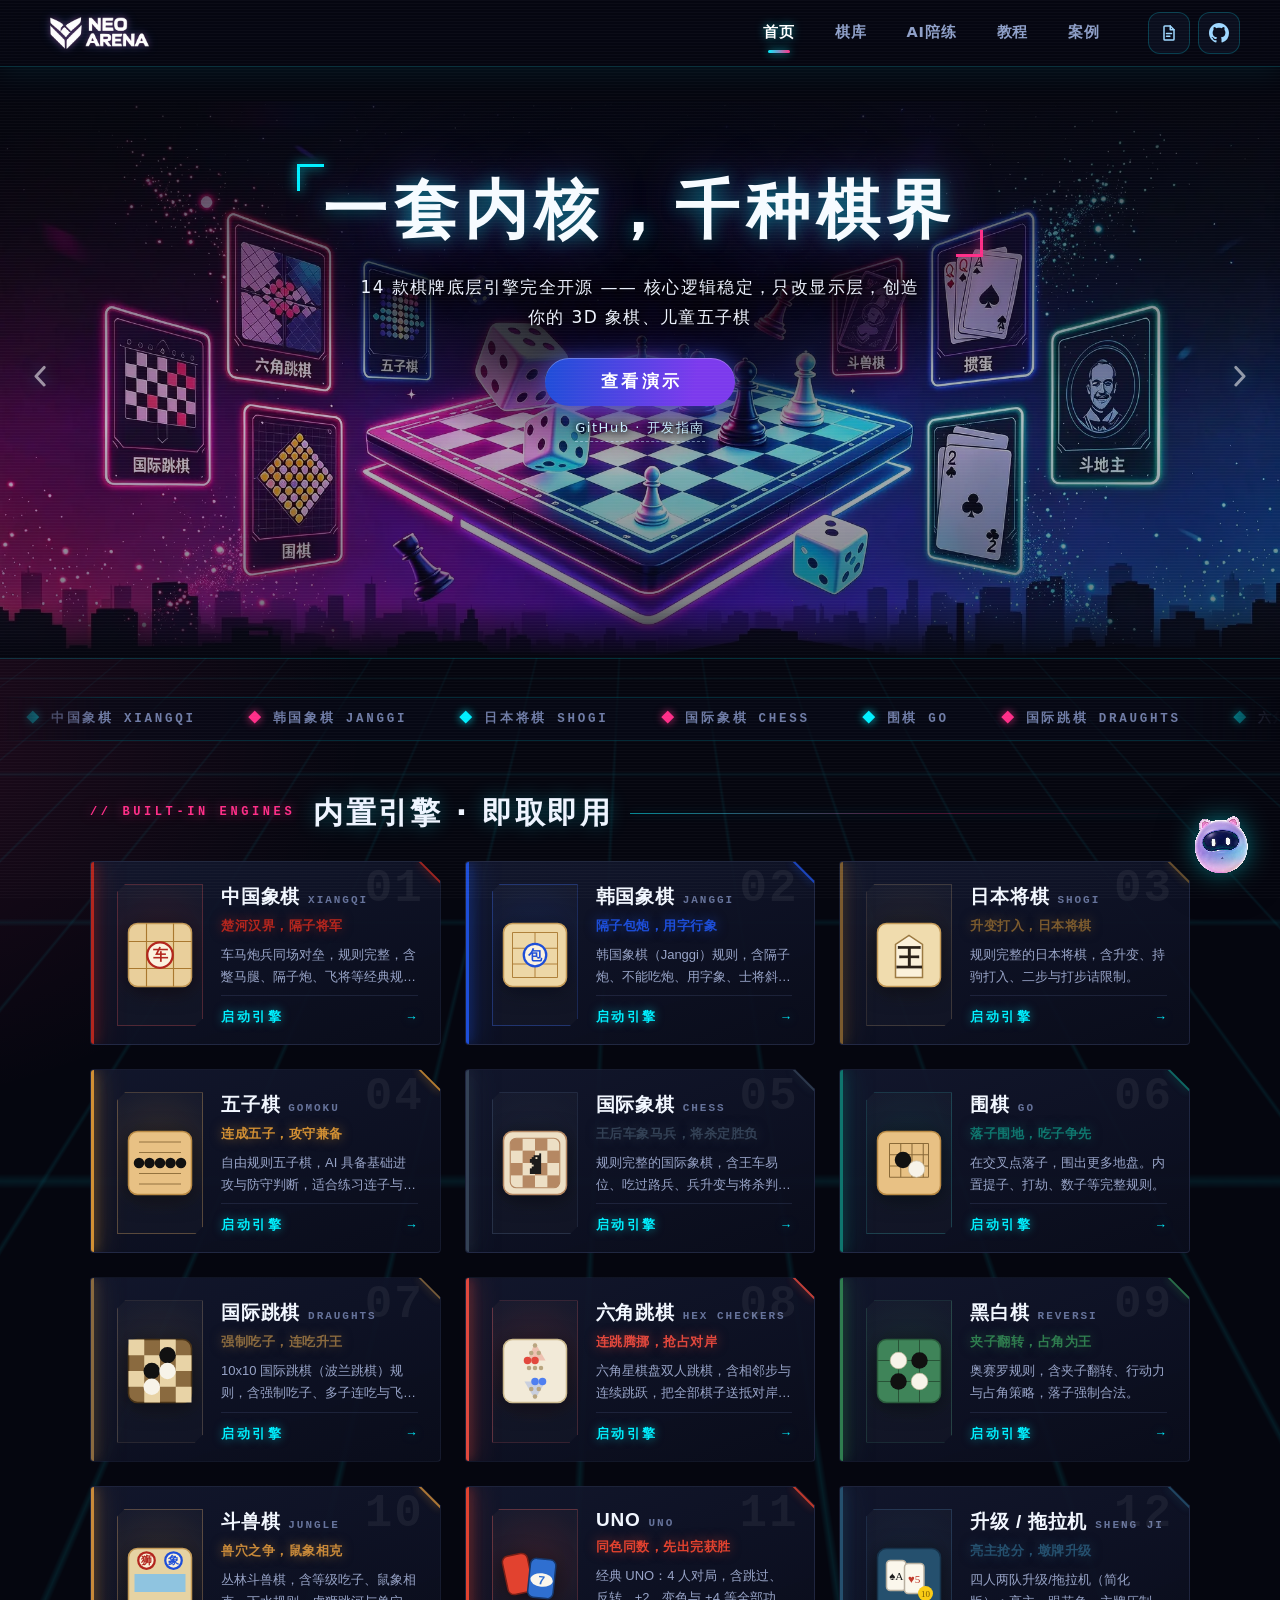
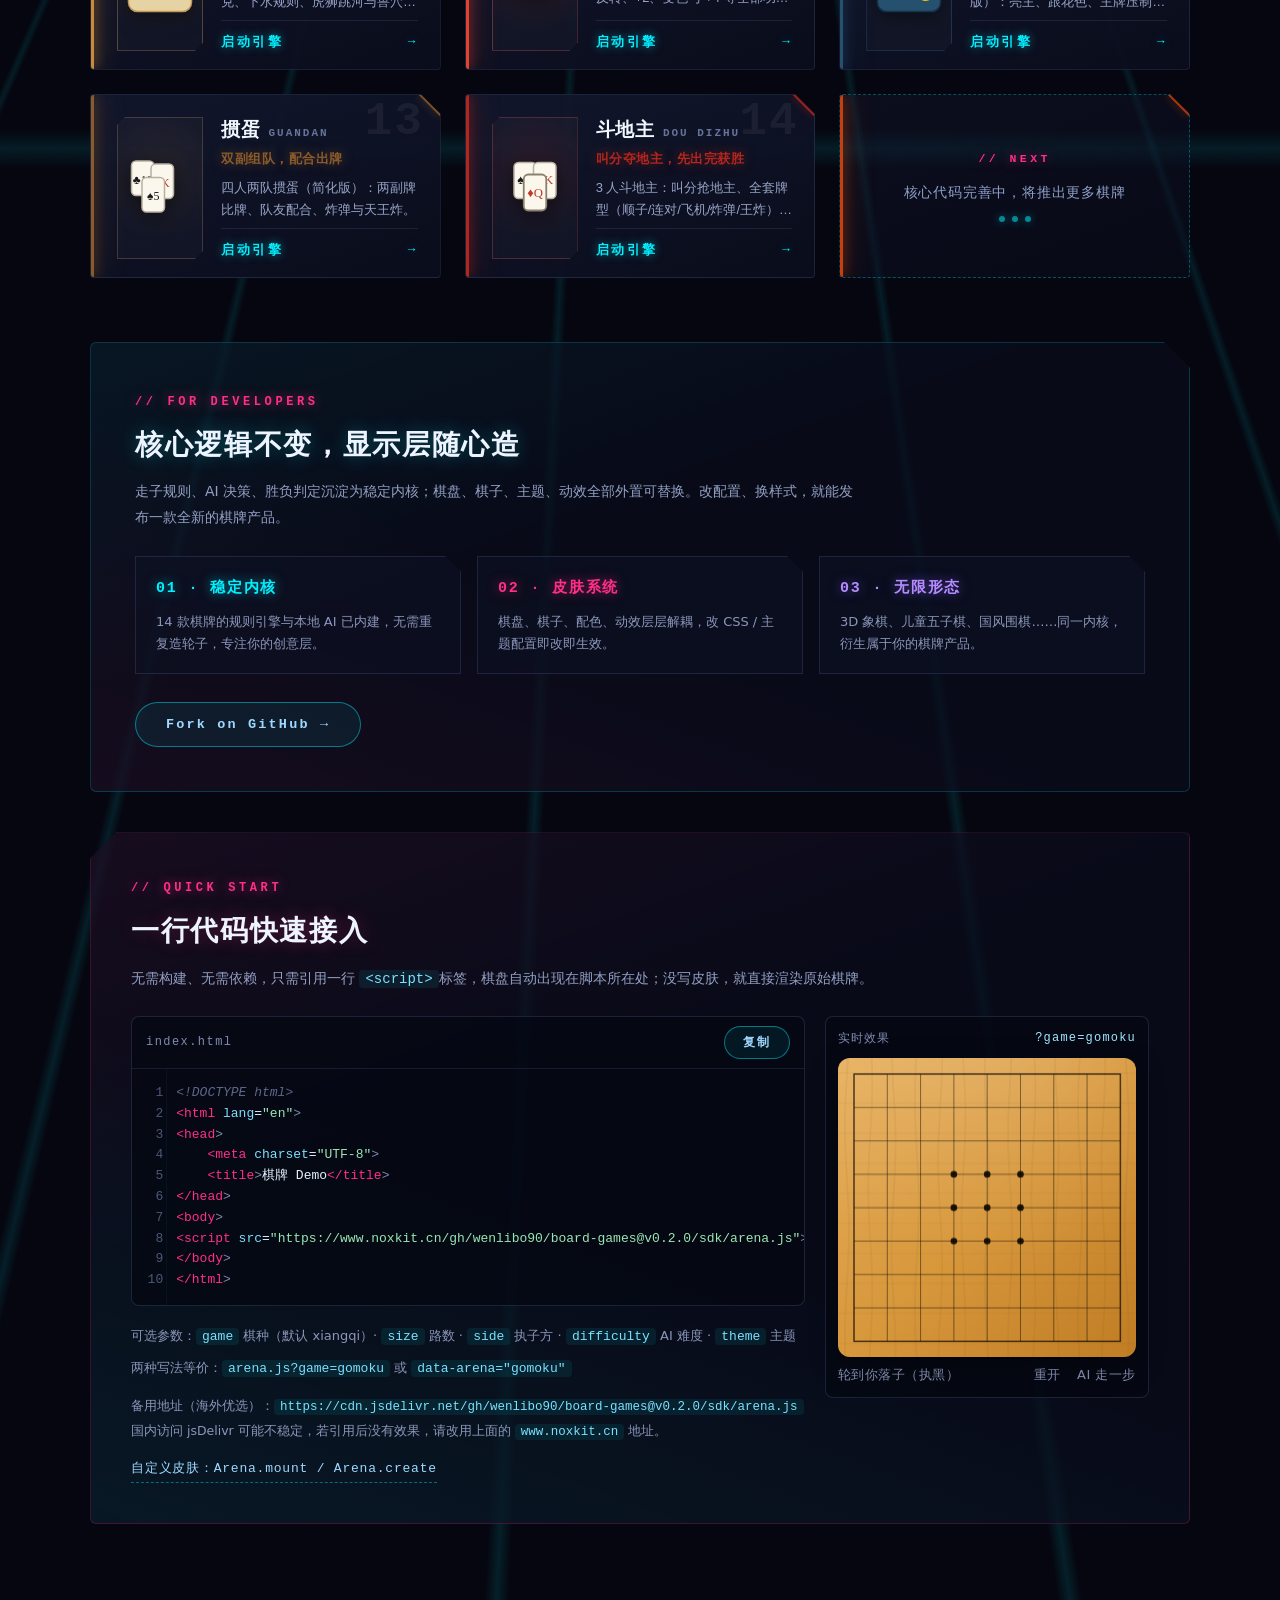
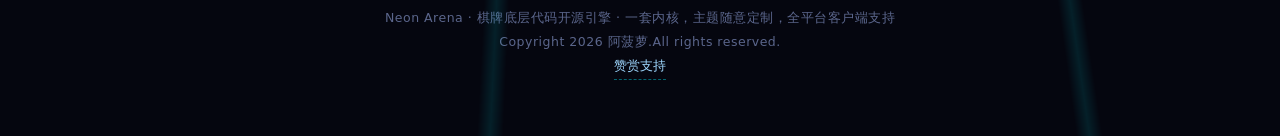
<file: index.html>
<!DOCTYPE html>
<html lang="zh-CN" data-theme="light">
<head>
  <meta charset="UTF-8" />
  <meta name="viewport" content="width=device-width, initial-scale=1" />
  <meta http-equiv="Cache-Control" content="no-cache, no-store, must-revalidate" />
  <meta http-equiv="Pragma" content="no-cache" />
  <meta http-equiv="Expires" content="0" />
  <meta name="description" content="Neon Arena 开源棋牌引擎平台：象棋、围棋、将棋、UNO 等 14 款棋牌底层代码完全开源，核心逻辑稳定，皮肤与主题完全可定制，基于同一内核打造 3D 象棋、儿童五子棋等专属棋牌产品。" />
  <title>Neon Arena · 棋牌底层代码开源平台 - 定义自己的主题和皮肤 | 阿菠萝的数字花园</title>
  <link rel="icon" type="image/x-icon" href="./assets/favicon.ico" />
  <link rel="stylesheet" href="./assets/styles.css" />
  <link rel="stylesheet" href="./assets/skins.css" />
  <script>if (new URLSearchParams(location.search).has('embed')) document.documentElement.classList.add('embed');</script>
</head>
<body class="home-active">
  <header class="topbar">
    <button type="button" class="brand" id="btn-home" aria-label="返回首页">
      <!-- 站点 logo：NEO ARENA 霓虹六角星（透明 PNG） -->
      <span class="brand-mark" aria-hidden="true">
        <img src="./assets/logo.png" alt="" />
      </span>
      <!-- <span class="brand-text">
        <strong>弈趣棋坊</strong>
        <span>NEON ARENA FOR DEVELOPERS</span>
      </span> -->
    </button>

    <nav class="topnav" aria-label="主导航">
      <a class="topnav-link is-active" href="#/" data-scroll="top">首页</a>
      <a class="topnav-link" href="#/" data-scroll="#home-grid">棋库</a>
      <a class="topnav-link" href="#/" data-buddy>AI陪练</a>
      <a class="topnav-link" href="#/" data-scroll="#home-dev">教程</a>
      <a class="topnav-link" href="./gomoku-kids.html">案例</a>
    </nav>

    <nav id="game-tabs" class="mode-switch is-hidden" aria-label="模式切换">
      <button type="button" data-tab="play" class="is-active">对弈</button>
      <button type="button" data-tab="tutorial">新手教学</button>
    </nav>

    <div class="topbar-actions">
      <a class="icon-btn" href="https://www.noxkit.cn" target="_blank" rel="noopener noreferrer" aria-label="博客" title="博客 · noxkit.cn">
        <svg viewBox="0 0 24 24" width="20" height="20" fill="none" stroke="currentColor" stroke-width="1.8" stroke-linecap="round" stroke-linejoin="round" aria-hidden="true">
          <path d="M7 3.5h6.5L18 8v11.5a1 1 0 0 1-1 1H7a1 1 0 0 1-1-1V4.5a1 1 0 0 1 1-1Z" />
          <path d="M13.5 3.5V8H18" />
          <path d="M9 12.5h6M9 16h4" />
        </svg>
      </a>
      <a class="icon-btn" href="https://github.com/wenlibo90/board-games" target="_blank" rel="noopener noreferrer" aria-label="GitHub 仓库" title="GitHub 开源仓库">
        <svg viewBox="0 0 16 16" width="20" height="20" fill="currentColor" aria-hidden="true">
          <path d="M8 0C3.58 0 0 3.58 0 8c0 3.54 2.29 6.53 5.47 7.59.4.07.55-.17.55-.38 0-.19-.01-.82-.01-1.49-2.01.37-2.53-.49-2.69-.94-.09-.23-.48-.94-.82-1.13-.28-.15-.68-.52-.01-.53.63-.01 1.08.58 1.23.82.72 1.21 1.87.87 2.33.66.07-.52.28-.87.51-1.07-1.78-.2-3.64-.89-3.64-3.95 0-.87.31-1.59.82-2.15-.08-.2-.36-1.02.08-2.12 0 0 .67-.21 2.2.82.64-.18 1.32-.27 2-.27s1.36.09 2 .27c1.53-1.04 2.2-.82 2.2-.82.44 1.1.16 1.92.08 2.12.51.56.82 1.27.82 2.15 0 3.07-1.87 3.75-3.65 3.95.29.25.54.73.54 1.48 0 1.07-.01 1.93-.01 2.2 0 .21.15.46.55.38A8.01 8.01 0 0 0 16 8c0-4.42-3.58-8-8-8z" />
        </svg>
      </a>
    </div>
  </header>

  <main class="page">
    <!-- 首页 -->
    <section id="home-view">
      <div class="home-hero">
        <div class="hero-bg" aria-hidden="true"></div>
        <div class="hero-shade" aria-hidden="true"></div>
        <!-- 占位轮播箭头：装饰用 -->
        <span class="hero-arrow left" aria-hidden="true">
          <svg viewBox="0 0 24 24" width="30" height="30" fill="none" stroke="currentColor" stroke-width="2.4" stroke-linecap="round" stroke-linejoin="round"><path d="M14.5 5 8 12l6.5 7" /></svg>
        </span>
        <span class="hero-arrow right" aria-hidden="true">
          <svg viewBox="0 0 24 24" width="30" height="30" fill="none" stroke="currentColor" stroke-width="2.4" stroke-linecap="round" stroke-linejoin="round"><path d="M9.5 5 16 12l-6.5 7" /></svg>
        </span>

        <div class="hero-inner">
          <h1 class="hero-title"><span class="hero-title-text">一套内核，千种棋界</span></h1>
          <p class="hero-sub">14 款棋牌底层引擎完全开源 —— 核心逻辑稳定，只改显示层，创造你的 3D 象棋、儿童五子棋</p>
          <div class="hero-cta">
            <button type="button" class="hero-btn" data-scroll="#home-grid">查看演示</button>
            <a class="hero-rule" href="https://github.com/wenlibo90/board-games" target="_blank" rel="noopener noreferrer">GitHub · 开发指南</a>
          </div>
        </div>
      </div>

      <div class="home-ticker" aria-hidden="true">
        <div class="home-ticker-track">
          <span><i>◆</i>中国象棋 XIANGQI</span><span><i>◆</i>韩国象棋 JANGGI</span><span><i>◆</i>日本将棋 SHOGI</span><span><i>◆</i>国际象棋 CHESS</span><span><i>◆</i>围棋 GO</span><span><i>◆</i>国际跳棋 DRAUGHTS</span><span><i>◆</i>六角跳棋 HEX CHECKERS</span><span><i>◆</i>五子棋 GOMOKU</span><span><i>◆</i>黑白棋 REVERSI</span><span><i>◆</i>斗兽棋 JUNGLE</span><span><i>◆</i>UNO</span><span><i>◆</i>升级 SHENGJI</span><span><i>◆</i>掼蛋 GUANDAN</span><span><i>◆</i>斗地主 DOUDIZHU</span><span><i>◆</i>中国象棋 XIANGQI</span><span><i>◆</i>韩国象棋 JANGGI</span><span><i>◆</i>日本将棋 SHOGI</span><span><i>◆</i>国际象棋 CHESS</span><span><i>◆</i>围棋 GO</span><span><i>◆</i>国际跳棋 DRAUGHTS</span><span><i>◆</i>六角跳棋 HEX CHECKERS</span><span><i>◆</i>五子棋 GOMOKU</span><span><i>◆</i>黑白棋 REVERSI</span><span><i>◆</i>斗兽棋 JUNGLE</span><span><i>◆</i>UNO</span><span><i>◆</i>升级 SHENGJI</span><span><i>◆</i>掼蛋 GUANDAN</span><span><i>◆</i>斗地主 DOUDIZHU</span>
        </div>
      </div>

      <div class="home-section-head">
        <span class="home-section-tag">// BUILT-IN ENGINES</span>
        <h2>内置引擎 · 即取即用</h2>
        <span class="home-section-line" aria-hidden="true"></span>
      </div>

      <div id="home-grid" class="home-grid"></div>

      <!-- 开发者定位：核心逻辑 × 显示层分离 -->
      <div class="home-dev" id="home-dev">
        <div class="home-dev-head">
          <span class="home-section-tag">// FOR DEVELOPERS</span>
          <h2>核心逻辑不变，显示层随心造</h2>
          <p>走子规则、AI 决策、胜负判定沉淀为稳定内核；棋盘、棋子、主题、动效全部外置可替换。改配置、换样式，就能发布一款全新的棋牌产品。</p>
        </div>
        <div class="home-dev-grid">
          <div class="home-dev-card">
            <h3>01 · 稳定内核</h3>
            <p>14 款棋牌的规则引擎与本地 AI 已内建，无需重复造轮子，专注你的创意层。</p>
          </div>
          <div class="home-dev-card">
            <h3>02 · 皮肤系统</h3>
            <p>棋盘、棋子、配色、动效层层解耦，改 CSS / 主题配置即改即生效。</p>
          </div>
          <div class="home-dev-card">
            <h3>03 · 无限形态</h3>
            <p>3D 象棋、儿童五子棋、国风围棋……同一内核，衍生属于你的棋牌产品。</p>
          </div>
        </div>
        <a class="home-dev-cta" href="https://github.com/wenlibo90/board-games" target="_blank" rel="noopener noreferrer">Fork on GitHub →</a>
      </div>

      <!-- 快速接入：外部页面一行 <script> 即可运行 -->
      <div class="home-sdk" id="home-sdk">
        <div class="home-sdk-head">
          <span class="home-section-tag">// QUICK START</span>
          <h2>一行代码快速接入</h2>
          <p>无需构建、无需依赖，只需引用一行 <code>&lt;script&gt;</code>标签，棋盘自动出现在脚本所在处；没写皮肤，就直接渲染原始棋牌。</p>
        </div>

        <div class="home-sdk-grid">
          <div class="home-sdk-col">
            <div class="home-sdk-code">
              <div class="home-sdk-code-bar">
                <span>index.html</span>
                <button type="button" class="home-sdk-copy" data-copy="#home-sdk-snippet">复制</button>
              </div>
              <pre id="home-sdk-snippet"><code>&lt;!DOCTYPE html&gt;
&lt;html lang="en"&gt;
&lt;head&gt;
    &lt;meta charset="UTF-8"&gt;
    &lt;title&gt;棋牌 Demo&lt;/title&gt;
&lt;/head&gt;
&lt;body&gt;
&lt;script src="https://www.noxkit.cn/gh/wenlibo90/board-games@v0.2.0/sdk/arena.js"&gt;&lt;/script&gt;
&lt;/body&gt;
&lt;/html&gt;</code></pre>
            </div>

            <div class="home-sdk-attrs">
              <span>可选参数：<code>game</code> 棋种（默认 xiangqi）· <code>size</code> 路数 · <code>side</code> 执子方 · <code>difficulty</code> AI 难度 · <code>theme</code> 主题</span>
              <span>两种写法等价：<code>arena.js?game=gomoku</code> 或 <code>data-arena="gomoku"</code></span>
            </div>

            <p class="home-sdk-note">
              备用地址（海外优选）：<code>https://cdn.jsdelivr.net/gh/wenlibo90/board-games@v0.2.0/sdk/arena.js</code><br />
              国内访问 jsDelivr 可能不稳定，若引用后没有效果，请改用上面的 <code>www.noxkit.cn</code> 地址。
            </p>

            <a class="home-sdk-link" href="https://github.com/wenlibo90/board-games#readme" target="_blank" rel="noopener noreferrer">自定义皮肤：Arena.mount / Arena.create</a>
          </div>

          <div class="home-sdk-preview">
            <div class="home-sdk-preview-bar">
              <span>实时效果</span>
              <code>?game=gomoku</code>
            </div>
            <div id="home-sdk-live"></div>
          </div>
        </div>
      </div>
    </section>

    <!-- 棋局弹窗：卡片点击在当前页弹窗内打开对局 -->
    <section id="game-view" class="game-modal is-hidden">
      <div class="game-modal-panel game-modal-panel--frame">

        <!-- 运行台控制条：仅父页弹窗模式显示 -->
        <div class="game-frame-bar">
          <span class="game-runtime-tag" aria-hidden="true">// ENGINE RUNTIME</span>
          <strong id="game-frame-title" class="game-frame-title"></strong>
          <a class="runtime-link" id="runtime-source-link" href="javascript:void(0)" title="全屏查看源码（双击源码区还原）">查看引擎源码 →</a>
          <button type="button" id="game-modal-close" class="game-modal-close" aria-label="关闭对局" title="关闭 (Esc)">✕</button>
        </div>

        <!-- 对局运行时：父页模式下以 iframe 加载完整运行页 -->
        <iframe id="game-frame" class="game-frame" title="引擎运行台"></iframe>
        <div class="frame-loading is-hidden" id="game-loading" aria-hidden="true">
          <span class="loading-spinner"></span>
          <span class="frame-loading-text">引擎加载中</span>
        </div>

        <!-- 以下结构仅 iframe 嵌入模式（?embed=<id>）内部使用，父页模式下由 CSS 隐藏 -->
        <div id="custom-page-host" class="is-hidden"></div>
        <div class="game-header">
          <div class="game-runtime-tag" aria-hidden="true">// ENGINE RUNTIME</div>
          <h1 id="game-title"></h1>
          <p id="game-tagline"></p>
          <div class="game-runtime-badges" id="game-runtime-badges"></div>
        </div>

        <div id="play-panel">
          <div class="game-layout">
            <div class="board-panel">
              <div class="board-frame" id="board-frame">
                <canvas id="game-canvas" class="board-canvas" aria-label="棋盘"></canvas>
                <div id="win-overlay" class="win-overlay is-hidden" role="status" aria-live="polite" aria-atomic="true">
                  <div class="win-ribbon"><span id="win-text"></span></div>
                </div>
              </div>
            </div>
            <aside class="side-panel" id="side-panel"></aside>
          </div>
        </div>

        <div id="tutorial-panel" class="is-hidden">
          <div id="tutorial-host"></div>
        </div>

        <div class="game-runtime-foot">
          <span class="runtime-path" id="runtime-path"></span>
          <a class="runtime-link" href="https://github.com/wenlibo90/board-games" target="_blank" rel="noopener noreferrer">查看引擎源码 →</a>
        </div>
      </div>
    </section>
  </main>

  <!-- AI 陪练小机器人：首页悬浮助手，点击弹出模拟对话 -->
  <div class="ai-buddy" id="ai-buddy">
    <div class="ai-buddy-panel is-hidden" id="ai-buddy-panel" role="dialog" aria-label="AI 陪练对话">
      <div class="ai-buddy-head">
        <span class="ai-buddy-status"></span>
        <span class="ai-buddy-title">AI 陪练 · Neon Bot</span>
        <button type="button" class="ai-buddy-close" id="ai-buddy-close" aria-label="关闭对话">✕</button>
      </div>
      <div class="ai-buddy-msgs" id="ai-buddy-msgs"></div>
      <div class="ai-buddy-chips" id="ai-buddy-chips"></div>
      <form class="ai-buddy-form" id="ai-buddy-form">
        <input type="text" id="ai-buddy-text" placeholder="输入问题，回车发送…" autocomplete="off" maxlength="60" />
        <button type="submit">发送</button>
      </form>
    </div>
    <button type="button" class="ai-buddy-fab" id="ai-buddy-fab" aria-label="AI 陪练">
      <video src="./assets/assistant.webm" autoplay muted loop playsinline></video>
    </button>
  </div>

  <footer class="footer">
    <span>Neon Arena · 棋牌底层代码开源引擎 · 一套内核，主题随意定制，全平台客户端支持</span>
    <span><a class="footer-link" href="https://www.noxkit.cn" target="_blank" rel="noopener noreferrer">Copyright 2026 阿菠萝.All rights reserved.</a></span>
    <button type="button" class="footer-donate" data-donate>赞赏支持</button>
  </footer>

  <div class="home-toast" id="home-toast" role="status" aria-live="polite"></div>

  <div class="boot-loading" id="boot-loading" aria-hidden="true">
    <span class="loading-spinner"></span>
    <span>引擎加载中</span>
  </div>

  <!-- 赞赏弹窗 -->
  <div class="donate-modal is-hidden" id="donate-modal" role="dialog" aria-modal="true" aria-labelledby="donate-title">
    <div class="donate-backdrop" data-donate-close></div>
    <div class="donate-panel">
      <button type="button" class="donate-close" data-donate-close aria-label="关闭" title="关闭 (Esc)">✕</button>
      <span class="donate-heart" aria-hidden="true">
        <svg viewBox="0 0 24 24" width="26" height="26" fill="none" stroke="currentColor" stroke-width="1.8" stroke-linecap="round" stroke-linejoin="round">
          <path d="M12 20s-7-4.4-7-9.6A3.9 3.9 0 0 1 12 7.6a3.9 3.9 0 0 1 7 2.8C19 15.6 12 20 12 20Z" />
        </svg>
      </span>
      <h3 class="donate-title" id="donate-title">感谢你的支持</h3>
      <p class="donate-lead">每一份赞赏都有利于项目的持续开发与维护</p>
      <div class="donate-qrs">
        <figure class="donate-qr">
          <img src="./assets/wxpay.jpg" alt="微信赞赏码" loading="lazy" />
          <figcaption>微信赞赏</figcaption>
          <span class="donate-tip">打开微信扫一扫</span>
        </figure>
        <figure class="donate-qr">
          <img src="./assets/alipay.jpg" alt="支付宝赞赏码" loading="lazy" />
          <figcaption>支付宝赞赏</figcaption>
          <span class="donate-tip">打开支付宝扫一扫</span>
        </figure>
      </div>
      <p class="donate-foot">赞赏完全自愿，不影响任何现有功能的使用</p>
    </div>
  </div>

  <script type="module" src="./src/app.js?v=37"></script>
  <script type="module">
    import { mount } from './src/sdk/mount.js';

    const snippet = document.getElementById('home-sdk-snippet');
    const codeText = snippet ? snippet.textContent.replace(/^\n+|\s+$/g, '') : '';

    function highlight(src) {
      const esc = src.replace(/&/g, '&amp;').replace(/</g, '&lt;').replace(/>/g, '&gt;');
      const re = /&lt;!DOCTYPE[^&]*&gt;|&lt;\/?[A-Za-z][\w-]*|[A-Za-z-]+(?==)|"[^"]*"|&gt;/g;
      return esc.replace(re, (m) => {
        if (m.startsWith('&lt;!DOCTYPE')) return `<span class="tok-doc">${m}</span>`;
        if (m.startsWith('&lt;')) return `<span class="tok-tag">${m}</span>`;
        if (m === '&gt;') return `<span class="tok-punc">${m}</span>`;
        if (m.startsWith('"')) return `<span class="tok-str">${m}</span>`;
        return `<span class="tok-attr">${m}</span>`;
      });
    }

    if (snippet) {
      snippet.innerHTML = highlight(codeText)
        .split('\n')
        .map((line) => `<span class="cl">${line || ' '}</span>`)
        .join('');
    }

    const live = document.getElementById('home-sdk-live');
    if (live && window.matchMedia('(min-width: 821px)').matches) {
      const io = new IntersectionObserver((entries) => {
        if (!entries.some((e) => e.isIntersecting)) return;
        io.disconnect();
        mount(live, { game: 'gomoku', size: 9, difficulty: 'hard', aspect: '1 / 1' }).catch(() => {});
      }, { rootMargin: '160px' });
      io.observe(live);
    }

    const copy = document.querySelector('.home-sdk-copy');
    if (copy) {
      copy.addEventListener('click', async () => {
        try {
          await navigator.clipboard.writeText(codeText);
          copy.textContent = '已复制';
        } catch (err) {
          copy.textContent = '复制失败';
        }
        setTimeout(() => { copy.textContent = '复制'; }, 1600);
      });
    }

    const donate = document.getElementById('donate-modal');
    if (donate) {
      const closeDonate = () => donate.classList.add('is-hidden');
      document.querySelectorAll('[data-donate]').forEach((el) => {
        el.addEventListener('click', () => donate.classList.remove('is-hidden'));
      });
      donate.querySelectorAll('[data-donate-close]').forEach((el) => {
        el.addEventListener('click', closeDonate);
      });
      document.addEventListener('keydown', (e) => {
        if (e.key === 'Escape' && !donate.classList.contains('is-hidden')) closeDonate();
      });
    }
  </script>
</body>
</html>
</file>
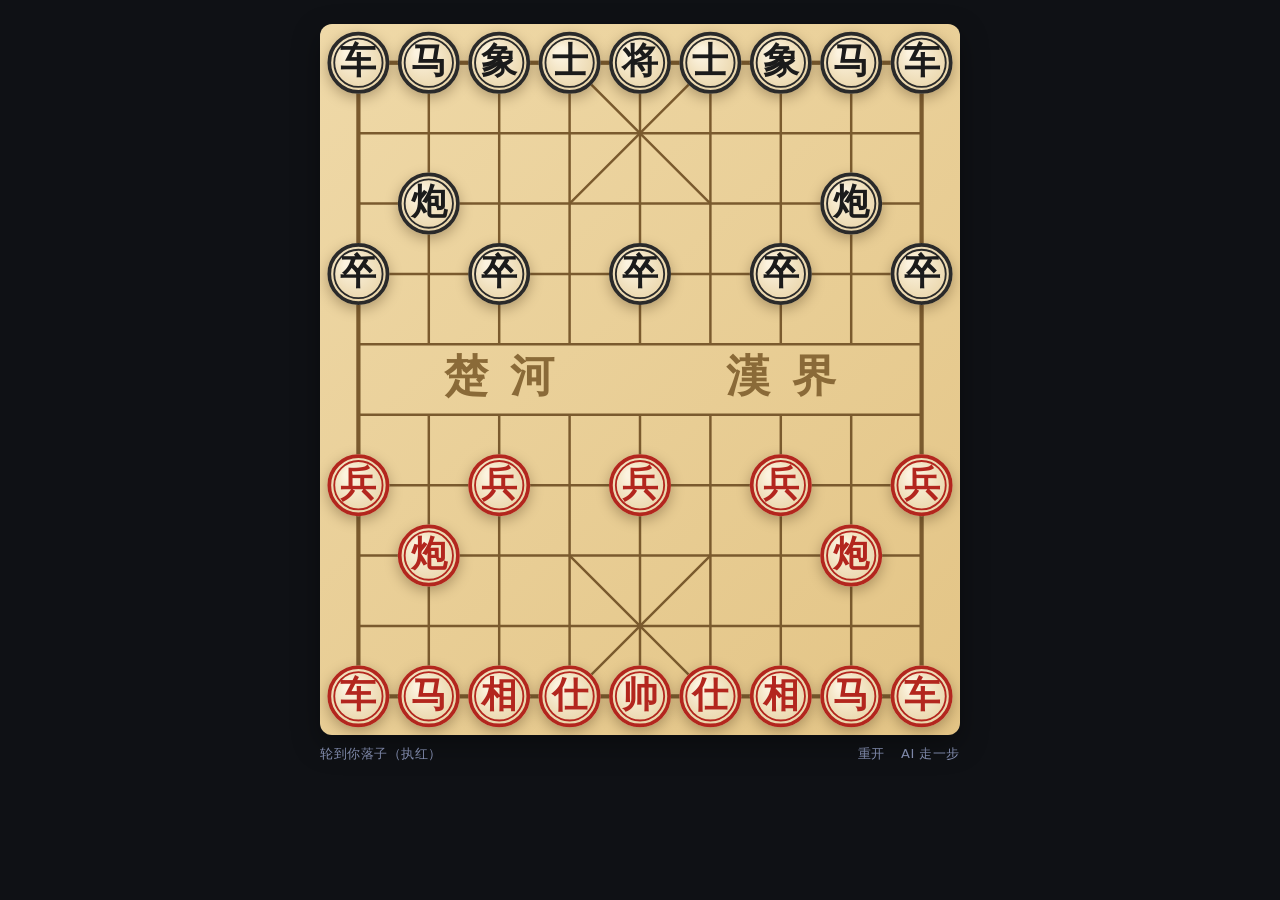
<file: demo.html>
<!doctype html>
<html lang="zh-CN">
<head>
<meta charset="utf-8" />
<meta name="viewport" content="width=device-width, initial-scale=1" />
<title>Arena SDK Demo</title>
<style>body{margin:0;padding:24px 16px;background:#0f1115;color:#e8eaed;font-family:system-ui,-apple-system,"Segoe UI","PingFang SC","Microsoft YaHei",sans-serif}</style>
</head>
<body>
<script src="./sdk/arena.js"></script>
</body>
</html>
</file>
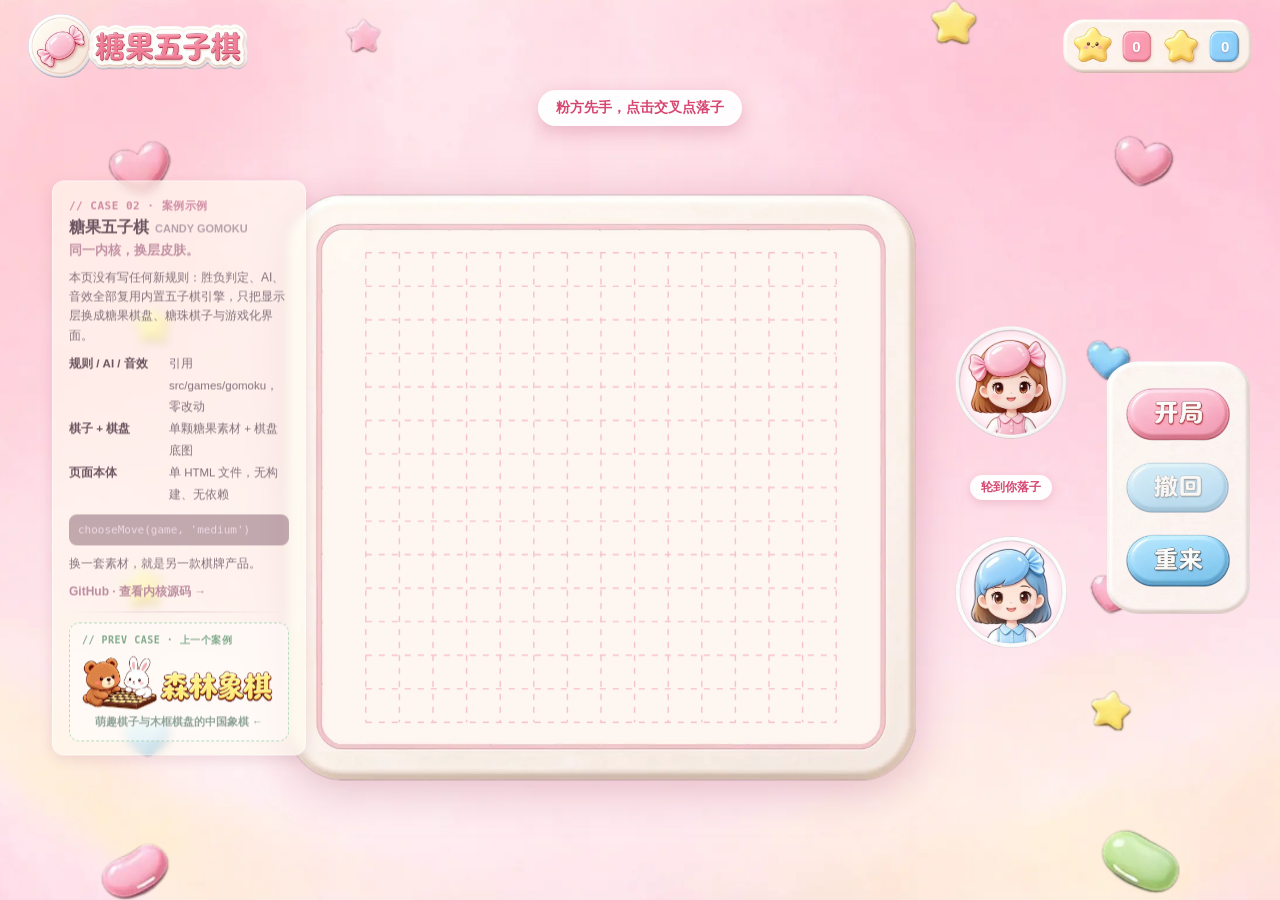
<file: gomoku-kids.html>
<!DOCTYPE html>
<html lang="zh-CN">
<head>
  <meta charset="UTF-8" />
  <meta name="viewport" content="width=device-width, initial-scale=1" />
  <meta http-equiv="Cache-Control" content="no-cache, no-store, must-revalidate" />
  <meta http-equiv="Pragma" content="no-cache" />
  <meta http-equiv="Expires" content="0" />
  <title>糖果五子棋 · Candy Gomoku</title>
  <link rel="icon" type="image/x-icon" href="./assets/favicon.ico" />
  <style>
    * { box-sizing: border-box; margin: 0; padding: 0; }

    body {
      height: 100dvh;
      overflow: hidden;
      display: flex;
      flex-direction: column;
      background: url('./assets/candy-gomoku/bg.webp') center / cover no-repeat fixed #f9c9d8;
      font-family: 'PingFang SC', 'Microsoft YaHei', sans-serif;
      user-select: none;
    }

    /* 四周星心糖装饰：垫在最底层，只作背景点缀，不遮挡任何卡片与按钮 */
    .decor {
      position: fixed;
      inset: 0;
      background: url('./assets/candy-gomoku/decor.webp') center / contain no-repeat;
      pointer-events: none;
      z-index: 0;
    }

    /* 顶部：logo 左 + 星星面板右 */
    header {
      display: flex;
      align-items: center;
      justify-content: space-between;
      padding: clamp(8px, 1.6vh, 16px) clamp(12px, 2.4vw, 28px);
      position: relative;
      z-index: 1;
    }
    .logo { height: clamp(44px, 7.4vh, 64px); }
    /* 右上角记分板：星星面板图 + 左右两个位置叠加胜局数（0-9） */
    .scoreboard { position: relative; }
    .scoreboard img { height: clamp(38px, 6.2vh, 54px); display: block; }
    .score {
      position: absolute;
      top: 50%;
      transform: translate(-50%, -50%);
      font-size: clamp(11px, 1.7vh, 15px);
      font-weight: 800;
      line-height: 1;
      color: #fff;
      text-shadow: 0 1px 2px rgba(120, 60, 90, 0.35);
      pointer-events: none;
      font-family: 'PingFang SC', 'Microsoft YaHei', sans-serif;
    }
    .score--pink { left: 38.7%; }
    .score--blue { left: 85.8%; }

    /* 主区：左侧头像列 + 棋盘 + 右侧按钮面板 */
    main {
      flex: 1;
      display: flex;
      align-items: center;
      justify-content: center;
      gap: clamp(14px, 3vw, 44px);
      padding: 0 clamp(12px, 2.6vw, 30px) clamp(10px, 2vh, 20px);
      position: relative;
      z-index: 1;
      min-height: 0;
    }

    .players {
      display: flex;
      flex-direction: column;
      gap: clamp(16px, 4vh, 40px);
    }
    .avatar {
      width: clamp(72px, 12.5vh, 118px);
      aspect-ratio: 1;
      border-radius: 50%;
      /* 素材四角是透明区域，补一层粉色底，避免透出背后的星星装饰 */
      background: radial-gradient(circle, #fff4f8 55%, #f7a8c0 100%);
      transition: transform 0.25s, filter 0.25s;
    }
    /* 落子强调：哪个头像刚落子，哪个弹一下并短暂发光，很快恢复常态 */
    .avatar.is-turn {
      transform: scale(1.08);
      filter: drop-shadow(0 0 12px rgba(255, 120, 175, 0.95));
    }
    .avatar.is-move { animation: pop 0.34s ease-out; }
    @keyframes pop {
      0% { transform: scale(1); }
      40% { transform: scale(1.14); }
      100% { transform: scale(1.08); }
    }
    /* 状态胶囊：明确当前轮到谁，避免把「落子强调」误读成对方在走 */
    .turn-pill {
      align-self: center;
      padding: 4px 11px;
      border-radius: 999px;
      background: rgba(255, 255, 255, 0.94);
      font-size: 12px;
      font-weight: 700;
      color: #d64570;
      white-space: nowrap;
      box-shadow: 0 3px 10px rgba(190, 80, 120, 0.22);
      transition: color 0.2s;
    }
    .turn-pill.is-ai { color: #3f8fc4; }
    .turn-pill.is-over { color: #b07d18; }

    .board {
      width: min(92vw, calc(100dvh - 150px), 680px);
      aspect-ratio: 1255 / 1170;
      max-width: 100%;
      filter: drop-shadow(0 10px 22px rgba(180, 90, 120, 0.35));
    }
    canvas { width: 100%; height: 100%; display: block; cursor: pointer; }

    /* 右侧按钮面板（panel.webp 竖长白板打底） */
    .actions {
      display: flex;
      flex-direction: column;
      align-items: center;
      gap: clamp(10px, 2.2vh, 22px);
      padding: clamp(14px, 3vh, 30px) clamp(12px, 1.6vw, 22px);
      background: url('./assets/candy-gomoku/panel.webp') center / 100% 100% no-repeat;
    }
    .candy-btn {
      width: clamp(88px, 11.5vh, 124px);
      aspect-ratio: 368 / 188;
      border: 0;
      background-color: transparent; /* 去掉按钮默认底色，否则会从 PNG 透明区透出矩形色块 */
      background-repeat: no-repeat;
      background-size: 100% 100%;
      -webkit-appearance: none;
      appearance: none;
      cursor: pointer;
      transition: transform 0.15s;
    }
    .candy-btn:hover { transform: scale(1.05); }
    .candy-btn:active { transform: scale(0.96); }
    .candy-btn:disabled { opacity: 0.55; cursor: default; transform: none; }
    .candy-btn--start { background-image: url('./assets/candy-gomoku/buttons-k.webp'); }
    .candy-btn--undo { background-image: url('./assets/candy-gomoku/buttons-c.webp'); }
    .candy-btn--restart { background-image: url('./assets/candy-gomoku/buttons-r.webp'); }

    /* 左侧案例说明面板：整体弱化（半透明 + 磨砂 + 低对比），避免抢夺棋盘视觉焦点 */
    .case-note {
      position: fixed;
      left: 52px;
      top: 52%;
      transform: translateY(-50%);
      width: 254px;
      max-height: calc(100dvh - 24px);
      overflow-y: auto;
      padding: 14px 16px 13px;
      background: rgba(255, 252, 240, 0.62);
      -webkit-backdrop-filter: blur(5px);
      backdrop-filter: blur(5px);
      border: 1px solid rgba(255, 255, 255, 0.45);
      border-radius: 12px;
      box-shadow: 0 4px 14px rgba(140, 60, 90, 0.14);
      z-index: 5;
    }
    .case-note .tag {
      font-family: Consolas, Monaco, monospace;
      font-size: 11px;
      font-weight: 600;
      color: #cf8ba4;
      letter-spacing: 0.5px;
    }
    .case-note h2 {
      margin: 4px 0 2px;
      font-size: 16px;
      color: #6b545f;
    }
    .case-note h2 em { font-style: normal; font-size: 11px; color: #b5a0ab; margin-left: 6px; }
    .case-note .lead { margin: 0 0 8px; font-size: 12.5px; font-weight: 600; color: #c08fa2; }
    .case-note p { margin: 0 0 8px; font-size: 12px; line-height: 1.6; color: #82707a; }
    .case-note ul { margin: 0 0 8px; padding: 0; list-style: none; }
    .case-note li {
      display: flex;
      gap: 8px;
      font-size: 11.5px;
      line-height: 1.9;
      color: #82707a;
    }
    .case-note li b { flex: none; width: 92px; font-weight: 700; color: #6b545f; }
    .case-note pre {
      margin: 0 0 9px;
      padding: 7px 9px;
      background: rgba(109, 68, 86, 0.42);
      border-radius: 8px;
      font-family: Consolas, Monaco, monospace;
      font-size: 11px;
      line-height: 1.55;
      color: #f0d9e3;
      overflow: hidden;
    }
    .case-note a {
      font-size: 12px;
      font-weight: 600;
      color: #bb8ba0;
      text-decoration: none;
    }
    .case-note a:hover { text-decoration: underline; }

    /* 面板底部的「上一个案例」入口（结构与儿童象棋页的 next-case 对齐） */
    .case-note .note-divider {
      height: 1px;
      margin: 11px 0 10px;
      background: linear-gradient(90deg, transparent, rgba(190, 150, 165, 0.4), transparent);
    }
    .case-note .back-case {
      display: block;
      padding: 10px 12px 11px;
      border-radius: 10px;
      background: rgba(255, 255, 255, 0.42);
      border: 1.5px dashed rgba(156, 207, 168, 0.75);
      color: #6f8f78;
      text-decoration: none;
      transition: transform 0.16s, box-shadow 0.16s, background 0.16s;
    }
    .case-note .back-case:hover {
      transform: translateY(-1px);
      background: rgba(255, 255, 255, 0.72);
      box-shadow: 0 6px 16px rgba(60, 130, 80, 0.14);
      text-decoration: none;
    }
    .case-note .back-case .tag { display: block; margin-bottom: 6px; font-size: 10px; color: #7fa98c; }
    .case-note .back-case img { width: 100%; display: block; padding: 2px 0 4px; }
    .case-note .back-case .nc-desc {
      display: block;
      font-size: 11px;
      font-weight: 600;
      line-height: 1.5;
      color: #8fa398;
      text-align: center;
    }
    .case-note .back-case .nc-desc em { font-style: normal; font-weight: 800; color: #7fa98c; }

    @media (max-width: 1240px) {
      .case-note { display: none; } /* 窄屏两侧无留白，隐藏说明面板 */
    }
    @media (min-width: 1241px) {
      main { padding-left: 286px; } /* 给固定说明面板留出空间，避免压住棋盘 */
    }

    /* 轻提示气泡 */
    #toast {
      position: fixed;
      top: clamp(64px, 10vh, 90px);
      left: 50%;
      transform: translate(-50%, -8px);
      padding: 9px 18px;
      border-radius: 999px;
      background: rgba(255, 255, 255, 0.94);
      color: #d64570;
      font-size: 14px;
      font-weight: 700;
      box-shadow: 0 6px 18px rgba(190, 80, 120, 0.3);
      opacity: 0;
      pointer-events: none;
      transition: opacity 0.25s, transform 0.25s;
      z-index: 9;
    }
    #toast.show { opacity: 1; transform: translate(-50%, 0); }

    /* 窄屏：头像列横排上移，按钮横排去底板 */
    @media (max-width: 900px) {
      main { flex-direction: column; gap: 10px; }
      .players { flex-direction: row; order: -1; }
      .avatar { width: clamp(52px, 9vh, 72px); }
      .board { width: min(94vw, calc(100dvh - 250px)); }
      .actions {
        order: 1;
        flex-direction: row;
        background: none;
        padding: 0;
      }
      .candy-btn { width: clamp(76px, 20vw, 104px); }
    }
  </style>
</head>
<body>
  <div class="decor" aria-hidden="true"></div>

  <header>
    <img class="logo" src="./assets/candy-gomoku/logo.webp" alt="糖果五子棋" />
    <div class="scoreboard" aria-label="胜局数">
      <img src="./assets/candy-gomoku/topbar.webp" alt="胜局数：粉方 / 蓝方" />
      <span class="score score--pink" id="score-pink">0</span>
      <span class="score score--blue" id="score-blue">0</span>
    </div>
  </header>

  <!-- 左侧案例说明：本页是什么、怎么做的（页面 README），底部可返回儿童象棋 -->
  <aside class="case-note">
    <span class="tag">// CASE 02 · 案例示例</span>
    <h2>糖果五子棋<em>CANDY GOMOKU</em></h2>
    <p class="lead">同一内核，换层皮肤。</p>
    <p>本页没有写任何新规则：胜负判定、AI、音效全部复用内置五子棋引擎，只把显示层换成糖果棋盘、糖珠棋子与游戏化界面。</p>
    <ul>
      <li><b>规则 / AI / 音效</b><span>引用 src/games/gomoku，零改动</span></li>
      <li><b>棋子 + 棋盘</b><span>单颗糖果素材 + 棋盘底图</span></li>
      <li><b>页面本体</b><span>单 HTML 文件，无构建、无依赖</span></li>
    </ul>
    <pre>chooseMove(game, 'medium')</pre>
    <p>换一套素材，就是另一款棋牌产品。</p>
    <a href="https://github.com/wenlibo90/board-games/tree/main/src/games/gomoku" target="_blank" rel="noopener noreferrer">GitHub · 查看内核源码 →</a>

    <div class="note-divider"></div>
    <a class="back-case" href="./xiangqi-kids.html" title="上一个案例：儿童象棋">
      <span class="tag">// PREV CASE · 上一个案例</span>
      <img src="./assets/kids-xiangqi/logo.webp" alt="儿童象棋" />
      <span class="nc-desc">萌趣棋子与木框棋盘的中国象棋 <em>←</em></span>
    </a>
  </aside>

  <main>
    <div class="board">
      <canvas id="board"></canvas>
    </div>

    <div class="players">
      <img class="avatar" id="av-pink" src="./assets/candy-gomoku/avatar-pink.webp" alt="粉方（你）" />
      <span class="turn-pill" id="turn-pill">轮到你落子</span>
      <img class="avatar" id="av-blue" src="./assets/candy-gomoku/avatar-blue.webp" alt="蓝方（AI）" />
    </div>

    <aside class="actions">
      <button class="candy-btn candy-btn--start" id="btn-start" aria-label="开局"></button>
      <button class="candy-btn candy-btn--undo" id="btn-undo" aria-label="撤回"></button>
      <button class="candy-btn candy-btn--restart" id="btn-restart" aria-label="重来"></button>
    </aside>
  </main>

  <div id="toast" role="status"></div>

  <script type="module">
    // 引擎 / AI / 音效全部复用共享模块：本页只做糖果皮肤的显示层
    import { GomokuGame, BLACK, WHITE } from './src/games/gomoku/engine.js';
    import { chooseMove } from './src/games/gomoku/ai.js';
    import { place as playPlace, chime as playChime } from './src/core/sfx.js';

    const PINK = BLACK; // 粉方先手（人）
    const BLUE = WHITE; // 蓝方后手（AI）

    const canvas = document.getElementById('board');
    const ctx = canvas.getContext('2d');
    const avPink = document.getElementById('av-pink');
    const avBlue = document.getElementById('av-blue');
    const turnPill = document.getElementById('turn-pill');
    const toastEl = document.getElementById('toast');
    const undoBtn = document.getElementById('btn-undo');
    const scorePinkEl = document.getElementById('score-pink');
    const scoreBlueEl = document.getElementById('score-blue');

    // 胜局数：本次会话内累计，单方最多显示 9 局
    const wins = { [PINK]: 0, [BLUE]: 0 };
    let resultCounted = false; // 当前这局是否已计入比分

    let game = new GomokuGame(15);
    let thinking = false;
    let aiTimer = null;

    // 素材图：棋盘底图 + 粉/蓝单颗糖果棋子
    const boardImg = new Image();
    const pinkImg = new Image();
    const blueImg = new Image();
    boardImg.src = './assets/candy-gomoku/board.webp';
    pinkImg.src = './assets/candy-gomoku/pieces-pink.webp';
    blueImg.src = './assets/candy-gomoku/pieces-blue.webp';
    boardImg.onload = pinkImg.onload = blueImg.onload = paint;

    const INSET = 0.10; // 网格距棋盘底图边缘的比例，留出边路棋子与粉内框的间隙
    let W = 0, H = 0;

    function resize() {
      const dpr = Math.max(1, window.devicePixelRatio || 1);
      W = canvas.clientWidth;
      H = canvas.clientHeight;
      canvas.width = Math.round(W * dpr);
      canvas.height = Math.round(H * dpr);
      ctx.setTransform(dpr, 0, 0, dpr, 0, 0);
      paint();
    }

    // 第 i 个交叉点坐标（网格严格方形、居中于棋盘）
    function pt(i, size) {
      const gw = W * (1 - INSET * 2);
      const gh = H * (1 - INSET * 2);
      const cell = Math.min(gw, gh) / (size - 1);
      const ox = W / 2 - cell * (size - 1) / 2;
      const oy = H / 2 - cell * (size - 1) / 2;
      return { x: ox + (i % size) * cell, y: oy + ((i / size) | 0) * cell, cell };
    }

    function paint() {
      if (!W) return;
      const size = game.size;
      ctx.clearRect(0, 0, W, H);
      // 棋盘底图（含圆角白框与粉描边，网格由本页自绘）
      if (boardImg.complete && boardImg.naturalWidth) {
        ctx.drawImage(boardImg, 0, 0, W, H);
      } else {
        ctx.fillStyle = '#fff4ea';
        ctx.fillRect(0, 0, W, H);
      }

      // 浅粉虚线网格：横线取第 n 行首点→末点，竖线取第 n 列首点→末点
      const g0 = pt(0, size);
      const span = g0.cell * (size - 1);
      ctx.strokeStyle = 'rgba(240, 150, 180, 0.55)';
      ctx.lineWidth = 1.4;
      ctx.setLineDash([6, 7]);
      ctx.beginPath();
      for (let n = 0; n < size; n++) {
        const y = g0.y + n * g0.cell;
        const x = g0.x + n * g0.cell;
        ctx.moveTo(g0.x, y); ctx.lineTo(g0.x + span, y);
        ctx.moveTo(x, g0.y); ctx.lineTo(x, g0.y + span);
      }
      ctx.stroke();
      ctx.setLineDash([]);

      // 糖果棋子：粉 = BLACK，蓝 = WHITE（各用单颗素材）
      const canDrawPieces = pinkImg.complete && pinkImg.naturalWidth && blueImg.complete && blueImg.naturalWidth;
      for (let i = 0; i < game.board.length; i++) {
        const c = game.board[i];
        if (!c) continue;
        const { x, y, cell } = pt(i, size);
        const r = cell * 0.46;
        if (canDrawPieces) {
          ctx.drawImage(c === BLACK ? pinkImg : blueImg, x - r, y - r, r * 2, r * 2);
        } else {
          ctx.beginPath();
          ctx.arc(x, y, r, 0, Math.PI * 2);
          ctx.fillStyle = c === BLACK ? '#f7a8c0' : '#8ecdf0';
          ctx.fill();
        }
      }

      // 最后一手：白色描边圈
      if (game.lastMove >= 0 && !game.winLine) {
        const { x, y, cell } = pt(game.lastMove, size);
        ctx.beginPath();
        ctx.arc(x, y, cell * 0.46 + 2.5, 0, Math.PI * 2);
        ctx.strokeStyle = 'rgba(255, 255, 255, 0.95)';
        ctx.lineWidth = 2.5;
        ctx.stroke();
      }

      // 五连金环高亮
      if (game.winLine) {
        for (const i of game.winLine) {
          const { x, y, cell } = pt(i, size);
          ctx.beginPath();
          ctx.arc(x, y, cell * 0.46 + 2.5, 0, Math.PI * 2);
          ctx.strokeStyle = '#f7b52c';
          ctx.lineWidth = 3.5;
          ctx.stroke();
        }
      }
    }

    // ---------- 交互 ----------
    canvas.addEventListener('click', (e) => {
      if (thinking || game.ended) return;
      const rect = canvas.getBoundingClientRect();
      const size = game.size;
      const { cell } = pt(0, size);
      const ox = pt(0, size).x;
      const oy = pt(0, size).y;
      const gx = Math.round((e.clientX - rect.left - ox) / cell);
      const gy = Math.round((e.clientY - rect.top - oy) / cell);
      if (gx < 0 || gx >= size || gy < 0 || gy >= size) return;
      const i = gy * size + gx;
      const d = Math.hypot(e.clientX - rect.left - (ox + gx * cell), e.clientY - rect.top - (oy + gy * cell));
      if (d > cell * 0.55) return;
      if (!game.play(i).ok) return;
      playPlace();
      emphasize(PINK); // 落子强调：强调刚落子的一方（不是下一手）
      afterMove();
    });

    function afterMove() {
      paint();
      updatePill();
      undoBtn.disabled = thinking || !game.moves.length;
      if (game.ended) {
        playChime();
        countResult();
        return;
      }
      if (game.turn === BLUE) aiTurn();
    }

    function aiTurn() {
      thinking = true;
      updatePill();
      aiTimer = setTimeout(() => {
        aiTimer = null;
        try {
          const mv = chooseMove(game, 'medium');
          if (mv >= 0 && !game.ended) {
            game.play(mv);
            playPlace();
            emphasize(BLUE, 300);
          }
        } finally {
          thinking = false;
          afterMove();
        }
      }, 240);
    }

    // 撤回：一次撤 AI + 自己各一步，回到人回合
    undoBtn.addEventListener('click', () => {
      if (thinking) return;
      if (!game.moves.length) return;
      const countedWinner = resultCounted && game.result ? game.result.winner : 0;
      game.undo();
      if (!game.ended && game.turn !== PINK && game.moves.length) game.undo();
      // 若刚撤销的是一局已判胜负的棋，比分同步回退
      if (countedWinner === PINK || countedWinner === BLUE) {
        wins[countedWinner] = Math.max(0, wins[countedWinner] - 1);
        resultCounted = false;
        updateScore();
      }
      playPlace();
      clearEmphasis();
      paint();
      updatePill();
      undoBtn.disabled = !game.moves.length;
    });

    // 开局 / 重来：都是重新开始
    for (const id of ['btn-start', 'btn-restart']) {
      document.getElementById(id).addEventListener('click', () => {
        if (thinking) return;
        if (aiTimer) { clearTimeout(aiTimer); aiTimer = null; }
        game = new GomokuGame(15);
        thinking = false;
        resultCounted = false;
        clearEmphasis();
        paint();
        updatePill();
        undoBtn.disabled = true;
        showToast('新对局开始，粉方先手');
      });
    }

    // 记分：一局只计一次，单方上限 9
    function countResult() {
      if (resultCounted || !game.result) return;
      const w = game.result.winner;
      if (w === PINK || w === BLUE) {
        wins[w] = Math.min(9, wins[w] + 1);
        updateScore();
      }
      resultCounted = true;
    }

    function updateScore() {
      scorePinkEl.textContent = wins[PINK];
      scoreBlueEl.textContent = wins[BLUE];
    }

    // 落子强调：给刚落子一方的头像弹一下并短暂发光，默认 360ms 后恢复
    let emphTimer = null;
    function emphasize(color, duration = 360) {
      clearEmphasis();
      const el = color === PINK ? avPink : avBlue;
      void el.offsetWidth; // 重置动画
      el.classList.add('is-turn', 'is-move');
      emphTimer = setTimeout(() => {
        el.classList.remove('is-turn', 'is-move');
        emphTimer = null;
      }, duration);
    }

    function clearEmphasis() {
      if (emphTimer) { clearTimeout(emphTimer); emphTimer = null; }
      for (const a of [avPink, avBlue]) a.classList.remove('is-turn', 'is-move');
    }

    // 状态胶囊：只描述「现在轮到谁」，与落子强调分开表达
    function updatePill() {
      turnPill.classList.remove('is-ai', 'is-over');
      if (game.ended) {
        turnPill.classList.add('is-over');
        turnPill.textContent = game.result ? game.result.text : '对局结束';
      } else if (thinking) {
        turnPill.classList.add('is-ai');
        turnPill.textContent = 'AI 思考中…';
      } else {
        turnPill.textContent = '轮到你落子';
      }
    }

    let toastTimer = null;
    function showToast(text) {
      toastEl.textContent = text;
      toastEl.classList.add('show');
      if (toastTimer) clearTimeout(toastTimer);
      toastTimer = setTimeout(() => toastEl.classList.remove('show'), 2000);
    }

    new ResizeObserver(resize).observe(canvas.parentElement);
    resize();
    updatePill();
    undoBtn.disabled = true;
    showToast('粉方先手，点击交叉点落子');
  </script>
</body>
</html>
</file>
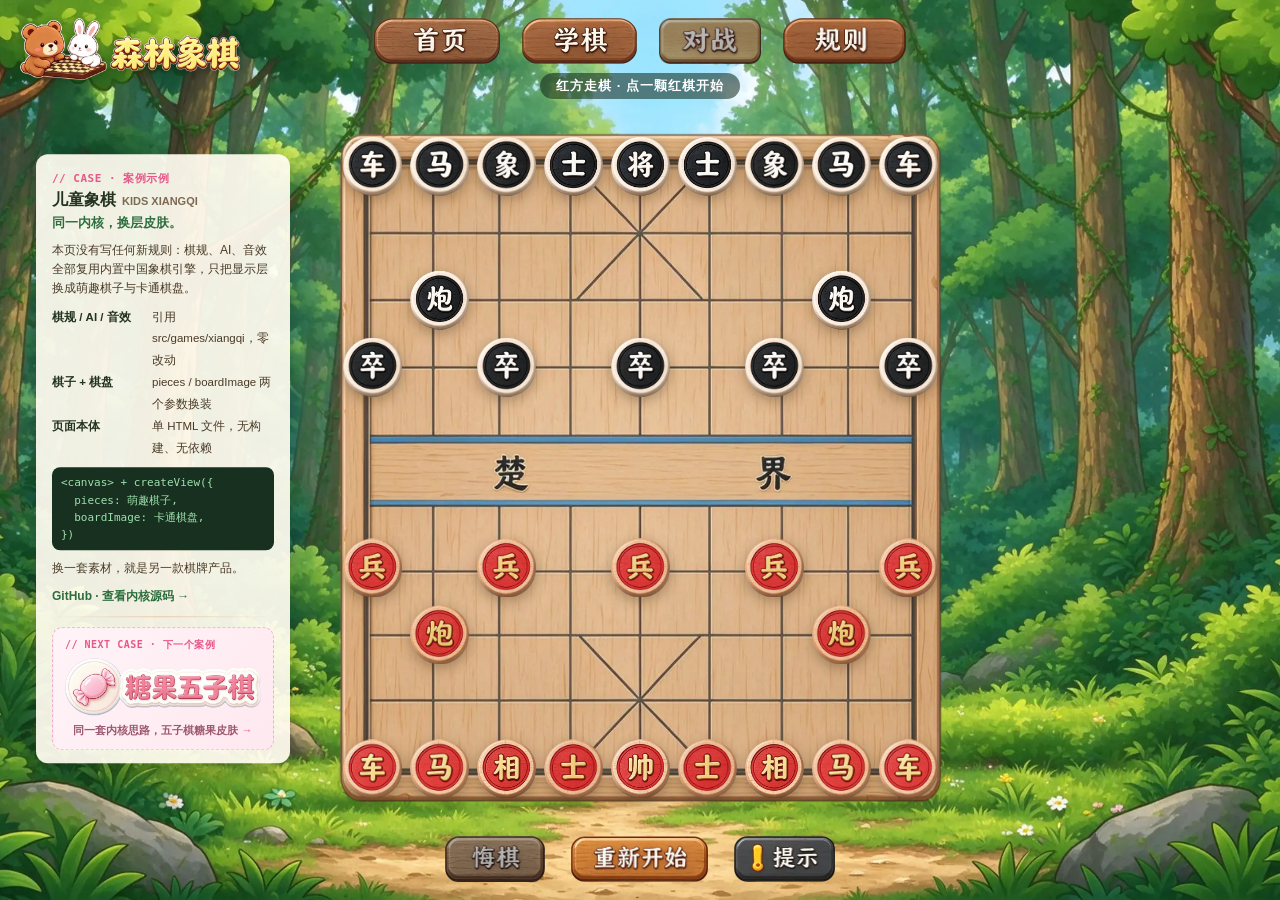
<file: xiangqi-kids.html>
<!DOCTYPE html>
<html lang="zh-CN">
<head>
  <meta charset="UTF-8" />
  <meta name="viewport" content="width=device-width, initial-scale=1" />
  <meta http-equiv="Cache-Control" content="no-cache, no-store, must-revalidate" />
  <meta http-equiv="Pragma" content="no-cache" />
  <meta http-equiv="Expires" content="0" />
  <title>儿童象棋 · Kids Xiangqi</title>
  <link rel="icon" type="image/x-icon" href="./assets/favicon.ico" />
  <style>
    /* 儿童象棋：森林背景 + 木质图片按钮（素材自带文字）+ 原始象棋视图（棋子换成萌趣 PNG） */
    * { box-sizing: border-box; }

    body {
      margin: 0;
      height: 100dvh;
      overflow: hidden; /* 固定视口布局，杜绝滚动条 */
      display: flex;
      flex-direction: column;
      align-items: center;
      background: url('./assets/kids-xiangqi/background.webp') center / cover no-repeat, #2c5a34;
      font-family: "PingFang SC", "Microsoft YaHei", sans-serif;
    }

    /* 顶部导航（图片按钮自带文字） */
    nav {
      display: flex;
      gap: clamp(10px, 2vw, 22px);
      margin-top: clamp(10px, 2vh, 18px);
      position: relative;
      z-index: 1;
    }

    .wood-btn {
      border: none;
      background: none;
      padding: 0;
      cursor: pointer;
      -webkit-tap-highlight-color: transparent;
    }
    .wood-btn img {
      height: clamp(34px, 5.4vh, 46px);
      display: block;
      transition: transform 0.15s, filter 0.15s;
    }
    .wood-btn:hover img { transform: scale(1.06); filter: brightness(1.1); }
    .wood-btn:active img { transform: scale(0.96); }
    .wood-btn:disabled img { filter: grayscale(0.55) brightness(0.72); cursor: not-allowed; }
    a.wood-btn { text-decoration: none; }

    /* 左上角 logo：纯装饰，不参与交互 */
    .kids-logo {
      position: fixed;
      left: 20px;
      top: 18px;
      height: clamp(38px, 8vh, 62px);
      filter: drop-shadow(0 3px 6px rgba(10, 30, 15, 0.35));
      z-index: 6;
      pointer-events: none;
    }
    @media (max-width: 720px) {
      .kids-logo { display: none; } /* 窄屏下居中导航会与角落 logo 重叠，隐藏 */
    }

    /* 对局状态（深色半透明胶囊，不抢背景画面） */
    #status {
      margin: clamp(6px, 1vh, 10px) 14px 0;
      padding: 4px 16px;
      border-radius: 999px;
      background: rgba(15, 38, 22, 0.55);
      color: #fff;
      font-size: 13px;
      font-weight: 600;
      letter-spacing: 1px;
      position: relative;
      z-index: 1;
    }

    main {
      flex: 1;
      width: 100%;
      min-height: 0;
      display: flex;
      align-items: center;
      justify-content: center;
      padding: 8px 14px;
      position: relative;
      z-index: 1;
    }

    .board {
      width: min(94vw, calc(100dvh - 215px), 760px);
      aspect-ratio: 1 / 1;
      max-width: 100%;
    }

    canvas { width: 100%; height: 100%; display: block; cursor: pointer; }

    /* 底部操作区 */
    footer {
      display: flex;
      gap: clamp(12px, 2.4vw, 26px);
      margin-bottom: clamp(10px, 2vh, 18px);
      position: relative;
      z-index: 1;
    }

    /* 左侧案例说明面板（页面 README） */
    .case-note {
      position: fixed;
      left: 36px;
      top: 51%;
      transform: translateY(-50%);
      width: 254px;
      max-height: calc(100dvh - 24px);
      overflow-y: auto;
      padding: 14px 16px 13px;
      background: rgba(255, 252, 240, 0.93);
      border-radius: 12px;
      box-shadow: 0 6px 18px rgba(10, 30, 15, 0.35);
      z-index: 5;
    }
    .case-note .tag {
      font-family: Consolas, Monaco, monospace;
      font-size: 11px;
      font-weight: 700;
      color: #e8578a;
      letter-spacing: 0.5px;
    }
    .case-note h2 {
      margin: 4px 0 2px;
      font-size: 16px;
      color: #23331f;
    }
    .case-note h2 em { font-style: normal; font-size: 11px; color: #7c6a52; margin-left: 6px; }
    .case-note .lead { margin: 0 0 8px; font-size: 12.5px; font-weight: 700; color: #2e6e3e; }
    .case-note p { margin: 0 0 8px; font-size: 12px; line-height: 1.6; color: #4a3a28; }
    .case-note ul { margin: 0 0 8px; padding: 0; list-style: none; }
    .case-note li {
      display: flex;
      gap: 8px;
      font-size: 11.5px;
      line-height: 1.9;
      color: #4a3a28;
    }
    .case-note li b { flex: none; width: 92px; font-weight: 700; color: #23331f; }
    .case-note pre {
      margin: 0 0 9px;
      padding: 7px 9px;
      background: #17301f;
      border-radius: 8px;
      font-family: Consolas, Monaco, monospace;
      font-size: 11px;
      line-height: 1.55;
      color: #9fe0af;
      overflow: hidden;
    }
    .case-note a {
      font-size: 12px;
      font-weight: 700;
      color: #2e6e3e;
      text-decoration: none;
    }
    .case-note a:hover { text-decoration: underline; }

    @media (max-width: 1240px) {
      .case-note { display: none; } /* 窄屏两侧无留白，隐藏说明面板 */
    }

    /* 说明面板底部的「下一个案例」入口：糖果五子棋 */
    .case-note .note-divider {
      height: 1px;
      margin: 11px 0 10px;
      background: linear-gradient(90deg, transparent, #e8c9a8, transparent);
    }
    .case-note .next-case {
      display: block;
      padding: 10px 12px 11px;
      border-radius: 10px;
      background: linear-gradient(135deg, #fff4f8, #ffe8f0);
      border: 1.5px dashed #f3aec8;
      text-decoration: none;
      transition: transform 0.16s, box-shadow 0.16s, background 0.16s;
    }
    .case-note .next-case:hover {
      transform: translateY(-2px);
      background: #fff;
      box-shadow: 0 8px 20px rgba(232, 87, 138, 0.26);
      text-decoration: none;
    }
    .case-note .next-case .tag {
      display: block;
      margin-bottom: 6px;
      font-size: 10px;
      color: #e8578a;
      letter-spacing: 0.5px;
    }
    .case-note .next-case img { width: 100%; display: block; }
    .case-note .next-case .nc-desc {
      display: block;
      margin-top: 7px;
      font-size: 11px;
      font-weight: 600;
      line-height: 1.5;
      color: #9c5870;
      text-align: center;
    }
    .case-note .next-case .nc-desc em { font-style: normal; font-weight: 800; color: #e8578a; }

    /* 轻提示气泡（学棋/规则等未上线入口） */
    #toast {
      position: fixed;
      top: clamp(64px, 9vh, 86px);
      left: 50%;
      transform: translateX(-50%) translateY(-6px);
      padding: 7px 18px;
      border-radius: 999px;
      background: rgba(15, 38, 22, 0.78);
      color: #ffe9b8;
      font-size: 13px;
      font-weight: 600;
      opacity: 0;
      pointer-events: none;
      transition: opacity 0.25s, transform 0.25s;
      z-index: 9;
    }
    #toast.is-show { opacity: 1; transform: translateX(-50%) translateY(0); }

    /* 素材加载遮罩：全部就绪后再淡出，避免“默认棋盘→素材棋盘”的闪切 */
    .kids-loading {
      position: fixed;
      inset: 0;
      z-index: 100;
      display: flex;
      flex-direction: column;
      align-items: center;
      justify-content: center;
      gap: 14px;
      background: url('./assets/kids-xiangqi/background.webp') center / cover no-repeat, #2c5a34;
      color: #fff;
      font-size: 15px;
      letter-spacing: 0.05em;
      transition: opacity 0.35s ease;
    }
    .kids-loading.is-hidden { opacity: 0; pointer-events: none; visibility: hidden; }
    .kids-spinner {
      width: 34px;
      height: 34px;
      border-radius: 50%;
      border: 4px solid rgba(255, 255, 255, 0.28);
      border-top-color: #fff;
      animation: kids-spin 0.8s linear infinite;
    }
    @keyframes kids-spin { to { transform: rotate(360deg); } }
  </style>
</head>
<body>
  <div class="kids-loading" id="kids-loading" aria-hidden="true">
    <span class="kids-spinner"></span>
    <span>正在加载棋局…</span>
  </div>
  <img class="kids-logo" src="./assets/kids-xiangqi/logo.webp" alt="儿童象棋" />
  <nav>
    <a class="wood-btn" href="./index.html" aria-label="返回首页"><img src="./assets/kids-xiangqi/btn-s.webp" alt="首页" /></a>
    <button type="button" class="wood-btn" data-toast="学棋模式即将上线，敬请期待"><img src="./assets/kids-xiangqi/btn-x.webp" alt="学棋" /></button>
    <button type="button" class="wood-btn" disabled aria-label="当前页面：对战"><img src="./assets/kids-xiangqi/btn-d.webp" alt="对战" /></button>
    <button type="button" class="wood-btn" data-toast="规则说明即将上线，敬请期待"><img src="./assets/kids-xiangqi/btn-g.webp" alt="规则" /></button>
  </nav>

  <span id="status">加载中…</span>

  <main>
    <div class="board"><canvas id="board"></canvas></div>
  </main>

  <footer>
    <button type="button" class="wood-btn" id="btn-undo"><img src="./assets/kids-xiangqi/btn-h.webp" alt="悔棋" /></button>
    <button type="button" class="wood-btn" id="btn-restart"><img src="./assets/kids-xiangqi/btn-a.webp" alt="重新开始" /></button>
    <button type="button" class="wood-btn" id="btn-hint"><img src="./assets/kids-xiangqi/btn-t.webp" alt="提示" /></button>
  </footer>

  <div id="toast" role="status"></div>

  <!-- 左侧案例说明：这个页面是什么、怎么做的（相当于页面 README） -->
  <aside class="case-note">
    <span class="tag">// CASE · 案例示例</span>
    <h2>儿童象棋<em>KIDS XIANGQI</em></h2>
    <p class="lead">同一内核，换层皮肤。</p>
    <p>本页没有写任何新规则：棋规、AI、音效全部复用内置中国象棋引擎，只把显示层换成萌趣棋子与卡通棋盘。</p>
    <ul>
      <li><b>棋规 / AI / 音效</b><span>引用 src/games/xiangqi，零改动</span></li>
      <li><b>棋子 + 棋盘</b><span>pieces / boardImage 两个参数换装</span></li>
      <li><b>页面本体</b><span>单 HTML 文件，无构建、无依赖</span></li>
    </ul>
    <pre>&lt;canvas&gt; + createView({
  pieces: 萌趣棋子,
  boardImage: 卡通棋盘,
})</pre>
    <p>换一套素材，就是另一款棋牌产品。</p>
    <a href="https://github.com/wenlibo90/board-games/tree/main/src/games/xiangqi" target="_blank" rel="noopener noreferrer">GitHub · 查看内核源码 →</a>

    <div class="note-divider"></div>
    <a class="next-case" href="./gomoku-kids.html" title="下一个案例：糖果五子棋">
      <span class="tag">// NEXT CASE · 下一个案例</span>
      <img src="./assets/candy-gomoku/logo.webp" alt="糖果五子棋" />
      <span class="nc-desc">同一套内核思路，五子棋糖果皮肤 <em>→</em></span>
    </a>
  </aside>


  <script type="module">
    // 表现层：棋盘直接引用项目原始象棋视图，棋子通过可选 pieces 参数换成萌趣 PNG
    // 棋规 / AI / 音效来自项目共享模块，页面本身只有对弈控制与儿童界面逻辑
    import {
      RED, BLACK, K, A, E, H, R, C, P, XiangqiGame, piece,
    } from './src/games/xiangqi/engine.js';
    import { chooseMove } from './src/games/xiangqi/ai.js';
    import { createView, palettes } from './src/games/xiangqi/view.js';
    import { place as playPlace, chime as playChime } from './src/core/sfx.js';

    // 儿童棋子 PNG：棋子编码（color*10+type）→ 图片
    const KIDS_PIECES = {};
    for (const [color, prefix] of [[RED, 'red'], [BLACK, 'black']]) {
      for (const [type, letter] of [[K, 'k'], [A, 'a'], [E, 'e'], [H, 'h'], [R, 'r'], [C, 'c'], [P, 'p']]) {
        const im = new Image();
        im.src = `./assets/kids-xiangqi/${prefix}-${letter}.webp`;
        KIDS_PIECES[piece(color, type)] = im;
      }
    }

    // 儿童棋盘底图（自带木框/格线/九宫/河界美术，替代默认渐变棋盘）
    const BOARD_IMG = new Image();
    BOARD_IMG.src = './assets/kids-xiangqi/bord.webp';

    const statusEl = document.getElementById('status');
    const toastEl = document.getElementById('toast');
    const undoBtn = document.getElementById('btn-undo');
    const restartBtn = document.getElementById('btn-restart');
    const hintBtn = document.getElementById('btn-hint');

    let game = new XiangqiGame();
    let thinking = false;
    let aiTimer = null;

    let view = null;

    function statusText() {
      if (game.ended) return game.result ? game.result.text : '对局结束';
      if (thinking) return '黑方思考中…';
      const check = game.inCheck(game.turn);
      if (!game.moves.length) return check ? '将军！红方走棋' : '红方走棋 · 点一颗红棋开始';
      const side = game.turn === RED ? '红方' : '黑方';
      return check ? `将军！${side}走棋` : `${side}走棋`;
    }

    function refresh() {
      if (!view) return;
      view.render(game);
      view.interactive = !game.ended && !thinking;
      statusEl.textContent = statusText();
      undoBtn.disabled = thinking || !game.moves.length;
    }

    function clearHint() {
      view.setHint(null);
    }

    function humanMove(mv) {
      if (thinking || game.ended) return;
      if (!game.play(mv).ok) return;
      clearHint();
      playPlace();
      refresh();
      if (game.ended) { playChime(); return; }
      // AI 回合（初级难度，稍作停顿更贴近真实对弈）
      thinking = true;
      refresh();
      aiTimer = setTimeout(() => {
        aiTimer = null;
        try {
          const mv2 = chooseMove(game, 'medium');
          if (mv2 && !game.ended) { game.play(mv2); playPlace(); }
        } finally {
          thinking = false;
          refresh();
          if (game.ended) playChime();
        }
      }, 320);
    }

    function undo() {
      if (thinking || !game.moves.length) return;
      game.undo();
      // 人执红先手：撤掉 AI 应手后若轮到黑方，再撤一步回到红方回合
      if (!game.ended && game.turn !== RED && game.moves.length) game.undo();
      clearHint();
      refresh();
    }

    function restart() {
      if (aiTimer) { clearTimeout(aiTimer); aiTimer = null; }
      thinking = false;
      game = new XiangqiGame();
      clearHint();
      refresh();
    }

    // 提示：让 AI 替红方算一步最优着法，绿环高亮起点与落点
    function hint() {
      if (thinking || game.ended || !view) return;
      const mv = chooseMove(game, 'hard');
      if (mv) view.setHint(mv);
    }

    let toastTimer = null;
    function showToast(text) {
      toastEl.textContent = text;
      toastEl.classList.add('is-show');
      if (toastTimer) clearTimeout(toastTimer);
      toastTimer = setTimeout(() => toastEl.classList.remove('is-show'), 2000);
    }

    document.querySelectorAll('[data-toast]').forEach((el) => {
      el.addEventListener('click', () => showToast(el.dataset.toast));
    });
    undoBtn.addEventListener('click', undo);
    restartBtn.addEventListener('click', restart);
    hintBtn.addEventListener('click', hint);

    // 预加载全部素材（底图 + 棋子），全部就绪后再创建视图并首帧渲染，避免“默认棋盘 → 素材棋盘”的闪切
    function preloadImage(im) {
      return new Promise((resolve) => {
        if (im.complete && im.naturalWidth > 0) return resolve();
        im.addEventListener('load', resolve, { once: true });
        im.addEventListener('error', resolve, { once: true });
      });
    }

    const loadingEl = document.getElementById('kids-loading');

    await Promise.all([BOARD_IMG, ...Object.values(KIDS_PIECES)].map(preloadImage));

    view = createView(document.getElementById('board'), {
      palette: palettes.light,
      pieces: KIDS_PIECES,
      boardImage: BOARD_IMG,
      onMove: humanMove,
    });
    view.resize();
    refresh();

    if (loadingEl) {
      loadingEl.classList.add('is-hidden');
      setTimeout(() => loadingEl.remove(), 400);
    }
  </script>
</body>
</html>
</file>
<file: assets/styles.css>
:root {
  --bg: #f4efe6;
  --bg-2: #ece3d3;
  --surface: #ffffff;
  --surface-2: #faf6ee;
  --surface-3: #f2ebdc;
  --border: #e3d9c6;
  --border-strong: #cfc2a8;
  --text: #2a251e;
  --text-muted: #6f6656;
  --primary: #0f766e;
  --primary-strong: #0b5f59;
  --primary-soft: #d8f1ec;
  --accent: #c2410c;
  --danger: #dc2626;
  --shadow-sm: 0 2px 8px rgba(80, 60, 30, 0.08);
  --shadow-md: 0 10px 30px rgba(80, 60, 30, 0.12);
  --radius: 16px;
  --radius-sm: 10px;
}

[data-theme='dark'] {
  --bg: #14151a;
  --bg-2: #101116;
  --surface: #1e2027;
  --surface-2: #23262f;
  --surface-3: #2a2e39;
  --border: #333844;
  --border-strong: #454b59;
  --text: #ece8df;
  --text-muted: #a49d90;
  --primary: #2dd4bf;
  --primary-strong: #14b8a6;
  --primary-soft: #10312e;
  --accent: #fb923c;
  --danger: #f87171;
  --shadow-sm: 0 2px 10px rgba(0, 0, 0, 0.35);
  --shadow-md: 0 14px 36px rgba(0, 0, 0, 0.5);
}

* {
  box-sizing: border-box;
}

html,
body {
  margin: 0;
  padding: 0;
}

/* 深色兜底：主题属性/JS 初始化前不露淡色帧 */
html {
  background: #05060f;
}

body {
  font-family: 'PingFang SC', 'Hiragino Sans GB', 'Microsoft YaHei', 'Noto Sans SC', system-ui, -apple-system, 'Segoe UI', sans-serif;
  background:
    radial-gradient(1200px 600px at 100% -10%, rgba(15, 118, 110, 0.08), transparent 60%),
    radial-gradient(900px 500px at -10% 10%, rgba(194, 65, 12, 0.06), transparent 55%),
    var(--bg);
  color: var(--text);
  line-height: 1.6;
  min-height: 100vh;
  -webkit-font-smoothing: antialiased;
}

.is-hidden {
  display: none !important;
}

/* ---------- 顶栏 ---------- */
.topbar {
  position: sticky;
  top: 0;
  z-index: 30;
  display: flex;
  align-items: center;
  justify-content: space-between;
  gap: 16px;
  padding: 12px clamp(16px, 4vw, 40px) 12px clamp(28px, 5vw, 50px);
  background: color-mix(in srgb, var(--surface) 84%, transparent);
  backdrop-filter: blur(12px);
  border-bottom: 1px solid var(--border);
}

.brand {
  display: flex;
  align-items: center;
  gap: 10px;
  min-width: 0;
  border: 0;
  background: transparent;
  padding: 0;
  cursor: pointer;
  color: inherit;
  text-align: left;
}

.brand-mark {
  display: inline-flex;
  filter: drop-shadow(0 0 3px rgba(255, 46, 136, 0.35)) drop-shadow(0 0 5px rgba(0, 150, 255, 0.3));
}

.brand-mark img {
  display: block;
  height: 32px;
  width: auto;
}

.brand-text {
  display: flex;
  flex-direction: column;
  line-height: 1.15;
}

.brand-text strong {
  font-size: 17px;
  letter-spacing: 0.06em;
}

.brand-text span {
  font-size: 11.5px;
  color: var(--text-muted);
  letter-spacing: 0.04em;
}

.topnav {
  display: flex;
  align-items: center;
  gap: clamp(18px, 3vw, 36px);
  margin-left: auto;
  margin-right: clamp(10px, 2.5vw, 30px);
}

.topnav-link {
  position: relative;
  padding: 6px 2px;
  color: var(--text-muted);
  text-decoration: none;
  font-size: 14.5px;
  font-weight: 600;
  letter-spacing: 0.06em;
  white-space: nowrap;
  transition: color 0.18s ease;
}

.topnav-link:hover {
  color: var(--primary);
}

.topnav-link.is-active {
  color: var(--text);
}

.topnav-link.is-active::after {
  content: '';
  position: absolute;
  left: 50%;
  bottom: -2px;
  width: 22px;
  height: 3px;
  border-radius: 2px;
  transform: translateX(-50%);
  background: linear-gradient(90deg, #00f0ff, #ff2e88);
  box-shadow: 0 0 8px rgba(0, 240, 255, 0.7);
}

.mode-switch {
  display: inline-flex;
  gap: 4px;
  padding: 4px;
  background: var(--surface-3);
  border: 1px solid var(--border);
  border-radius: 999px;
}

.mode-switch button {
  border: 0;
  background: transparent;
  color: var(--text-muted);
  font-size: 14px;
  font-weight: 600;
  padding: 7px 20px;
  border-radius: 999px;
  cursor: pointer;
  transition: background 0.18s ease, color 0.18s ease;
}

.mode-switch button.is-active {
  background: var(--surface);
  color: var(--primary);
  box-shadow: var(--shadow-sm);
}

.topbar-actions {
  display: flex;
  gap: 8px;
}

.icon-btn {
  display: inline-flex;
  align-items: center;
  justify-content: center;
  width: 42px;
  height: 42px;
  border-radius: 12px;
  border: 1px solid var(--border);
  background: var(--surface);
  color: var(--text);
  cursor: pointer;
  transition: background 0.18s ease, border-color 0.18s ease, color 0.18s ease;
}

.icon-btn:hover {
  border-color: var(--primary);
  color: var(--primary);
}

/* ---------- 页面 ---------- */
.page {
  max-width: 1180px;
  margin: 0 auto;
  padding: clamp(20px, 3vw, 34px) clamp(16px, 4vw, 40px) 60px;
}

/* ---------- 首页 · 霓虹电竞 ---------- */
body.home-active {
  overflow-x: clip;
  background:
    radial-gradient(1000px 520px at 85% -10%, rgba(0, 240, 255, 0.14), transparent 60%),
    radial-gradient(900px 620px at -15% 22%, rgba(255, 46, 136, 0.12), transparent 62%),
    radial-gradient(760px 540px at 50% 115%, rgba(139, 92, 255, 0.13), transparent 62%),
    #05060f;
  color: #e8f1ff;
}

/* 透视网格地板 */
body.home-active::before {
  content: '';
  position: fixed;
  left: -30%;
  right: -30%;
  bottom: -10%;
  height: 58vh;
  background-image:
    linear-gradient(rgba(0, 240, 255, 0.14) 1px, transparent 1px),
    linear-gradient(90deg, rgba(0, 240, 255, 0.14) 1px, transparent 1px);
  background-size: 46px 46px;
  transform: perspective(430px) rotateX(61deg);
  transform-origin: center top;
  -webkit-mask-image: linear-gradient(to top, rgba(0, 0, 0, 0.9), transparent 82%);
  mask-image: linear-gradient(to top, rgba(0, 0, 0, 0.9), transparent 82%);
  animation: gridDrive 2.4s linear infinite;
  pointer-events: none;
  z-index: 0;
}

/* CRT 扫描线 */
body.home-active::after {
  content: '';
  position: fixed;
  inset: 0;
  background: repeating-linear-gradient(to bottom, rgba(255, 255, 255, 0.028) 0 1px, transparent 1px 3px);
  pointer-events: none;
  z-index: 50;
}

@keyframes gridDrive {
  to { background-position: 0 46px, 0 0; }
}

body.home-active .topbar {
  background: rgba(6, 8, 18, 0.72);
  border-bottom: 1px solid rgba(0, 240, 255, 0.16);
  box-shadow: 0 6px 30px rgba(0, 240, 255, 0.07);
}

body.home-active .brand-text strong {
  color: #eaf4ff;
  text-shadow: 0 0 14px rgba(0, 240, 255, 0.5);
}

body.home-active .brand-text span {
  color: #7684ad;
}

body.home-active .topnav-link {
  color: #8fa0c9;
}

body.home-active .topnav-link:hover {
  color: #eaf4ff;
}

body.home-active .topnav-link.is-active {
  color: #ffffff;
  text-shadow: 0 0 10px rgba(0, 240, 255, 0.55);
}

body.home-active .icon-btn {
  background: rgba(13, 17, 34, 0.8);
  border-color: rgba(0, 240, 255, 0.22);
  color: #9fd8ff;
}

body.home-active .icon-btn:hover {
  border-color: #00f0ff;
  color: #00f0ff;
  box-shadow: 0 0 16px rgba(0, 240, 255, 0.35);
}

body.home-active .footer {
  color: #5b668c;
}

#home-view {
  position: relative;
  z-index: 1;
}

/* --- 英雄区（背景素材图） --- */
.home-hero {
  position: relative;
  margin: 0 calc(50% - 50vw);
  min-height: clamp(430px, 62vh, 660px);
  display: flex;
  align-items: flex-start;
  justify-content: center;
  overflow: hidden;
  border-bottom: 1px solid rgba(0, 240, 255, 0.18);
}

.hero-bg {
  position: absolute;
  inset: 0;
  background: url('home-hero.webp') center 42% / cover no-repeat;
}

.hero-shade {
  position: absolute;
  inset: 0;
  background: linear-gradient(180deg, rgba(5, 6, 15, 0.8), rgba(5, 6, 15, 0.45) 34%, rgba(5, 6, 15, 0.26) 58%, rgba(5, 6, 15, 0.52) 90%, #05060f 100%);
}

/* 占位轮播箭头 */
.hero-arrow {
  position: absolute;
  top: 50%;
  transform: translateY(-50%);
  z-index: 2;
  color: rgba(255, 255, 255, 0.55);
  filter: drop-shadow(0 0 8px rgba(0, 240, 255, 0.5));
}

.hero-arrow.left { left: clamp(6px, 2vw, 28px); }
.hero-arrow.right { right: clamp(6px, 2vw, 28px); }

.hero-inner {
  position: relative;
  z-index: 1;
  text-align: center;
  padding: clamp(36px, 7vh, 64px) 16px 24px;
}

/* 文字后方暗色渐晕：保证任何背景下文字可读 */
.hero-inner::before {
  content: '';
  position: absolute;
  inset: -30px -90px;
  z-index: -1;
  pointer-events: none;
  background: radial-gradient(ellipse 50% 64% at 50% 44%, rgba(4, 6, 16, 0.9) 0%, rgba(4, 6, 16, 0.66) 46%, rgba(4, 6, 16, 0) 76%);
}

.hero-title {
  margin: 0;
  font-size: clamp(34px, 6.4vw, 64px);
  font-weight: 900;
  letter-spacing: 0.1em;
  line-height: 1.2;
  color: #f6fbff;
  text-shadow:
    0 0 18px rgba(0, 240, 255, 0.45),
    0 0 52px rgba(139, 92, 255, 0.4),
    0 3px 14px rgba(0, 0, 0, 0.65);
}

.hero-title-text {
  position: relative;
  display: inline-block;
  padding: 8px 26px;
}

.hero-title-text::before,
.hero-title-text::after {
  content: '';
  position: absolute;
  width: 24px;
  height: 24px;
}

.hero-title-text::before {
  top: 0;
  left: 0;
  border-top: 3px solid #00f0ff;
  border-left: 3px solid #00f0ff;
  filter: drop-shadow(0 0 6px rgba(0, 240, 255, 0.9));
}

.hero-title-text::after {
  bottom: 0;
  right: 0;
  border-bottom: 3px solid #ff2e88;
  border-right: 3px solid #ff2e88;
  filter: drop-shadow(0 0 6px rgba(255, 46, 136, 0.9));
}

.hero-sub {
  margin: 16px auto 0;
  max-width: 560px;
  font-size: clamp(14px, 2vw, 17px);
  line-height: 1.75;
  letter-spacing: 0.08em;
  color: #eef3ff;
  text-shadow:
    0 0 6px rgba(0, 0, 0, 0.95),
    0 2px 10px rgba(0, 0, 0, 0.9),
    0 0 30px rgba(5, 6, 15, 0.9);
}

.hero-cta {
  margin-top: 26px;
  display: flex;
  flex-direction: column;
  align-items: center;
  gap: 12px;
}

.hero-btn {
  padding: 13px 52px;
  border: 0;
  border-radius: 999px;
  background: linear-gradient(100deg, #1d4ed8, #7c3aed 78%);
  color: #fff;
  font-family: inherit;
  font-size: 16.5px;
  font-weight: 800;
  letter-spacing: 0.22em;
  text-indent: 0.22em;
  cursor: pointer;
  box-shadow:
    0 0 22px rgba(59, 92, 246, 0.55),
    0 10px 30px -8px rgba(124, 58, 237, 0.6),
    inset 0 1px 0 rgba(255, 255, 255, 0.28);
  transition: transform 0.18s ease, box-shadow 0.18s ease, filter 0.18s ease;
}

.hero-btn:hover {
  transform: translateY(-2px);
  filter: brightness(1.12);
  box-shadow:
    0 0 30px rgba(59, 92, 246, 0.8),
    0 14px 36px -8px rgba(124, 58, 237, 0.7),
    inset 0 1px 0 rgba(255, 255, 255, 0.3);
}

.hero-rule {
  font-size: 13px;
  letter-spacing: 0.12em;
  color: #c9ecff;
  text-decoration: none;
  text-shadow:
    0 0 6px rgba(0, 0, 0, 0.95),
    0 1px 8px rgba(0, 0, 0, 0.9);
  border-bottom: 1px dashed rgba(201, 236, 255, 0.5);
  padding-bottom: 2px;
  transition: color 0.18s ease, border-color 0.18s ease;
}

.hero-rule:hover {
  color: #fff;
  border-color: rgba(255, 255, 255, 0.7);
}

/* --- 滚动条 ticker --- */
.home-ticker {
  margin: 38px calc(50% - 50vw) 0;
  overflow: hidden;
  border-top: 1px solid rgba(0, 240, 255, 0.15);
  border-bottom: 1px solid rgba(0, 240, 255, 0.15);
  background: rgba(8, 11, 24, 0.6);
  -webkit-mask-image: linear-gradient(90deg, transparent, #000 8%, #000 92%, transparent);
  mask-image: linear-gradient(90deg, transparent, #000 8%, #000 92%, transparent);
}

.home-ticker-track {
  display: flex;
  width: max-content;
  padding: 11px 0;
  animation: ticker 36s linear infinite;
}

.home-ticker-track span {
  flex: none;
  padding: 0 26px;
  font-family: ui-monospace, 'Cascadia Mono', Consolas, monospace;
  font-size: 12.5px;
  font-weight: 700;
  letter-spacing: 0.22em;
  color: #6f7ca6;
  white-space: nowrap;
}

.home-ticker-track span i {
  font-style: normal;
  padding-right: 9px;
  color: #00f0ff;
  text-shadow: 0 0 8px rgba(0, 240, 255, 0.8);
}

.home-ticker-track span:nth-child(even) i {
  color: #ff2e88;
  text-shadow: 0 0 8px rgba(255, 46, 136, 0.8);
}

@keyframes ticker {
  to { transform: translateX(-50%); }
}

/* --- 分区头 --- */
.home-section-head {
  display: flex;
  align-items: center;
  gap: 18px;
  margin: 48px 0 24px;
}

.home-section-tag {
  font-family: ui-monospace, 'Cascadia Mono', Consolas, monospace;
  font-size: 12px;
  font-weight: 700;
  letter-spacing: 0.3em;
  color: #ff2e88;
  text-shadow: 0 0 12px rgba(255, 46, 136, 0.6);
  white-space: nowrap;
}

.home-section-head h2 {
  margin: 0;
  font-size: clamp(22px, 3vw, 30px);
  font-weight: 800;
  letter-spacing: 0.08em;
  color: #eef4ff;
  text-shadow: 0 0 20px rgba(0, 240, 255, 0.3);
  white-space: nowrap;
}

.home-section-line {
  flex: 1;
  height: 1px;
  background: linear-gradient(90deg, rgba(0, 240, 255, 0.55), rgba(255, 46, 136, 0.3), transparent);
  box-shadow: 0 0 10px rgba(0, 240, 255, 0.3);
}

/* --- 棋种卡片 --- */
.home-grid {
  display: grid;
  grid-template-columns: repeat(auto-fill, minmax(320px, 1fr));
  gap: 24px;
}

.game-card {
  position: relative;
  display: flex;
  gap: 18px;
  align-items: stretch;
  text-align: left;
  padding: 22px 22px 18px 26px;
  background: linear-gradient(160deg, rgba(19, 24, 46, 0.92), rgba(10, 13, 28, 0.94));
  border: 1px solid rgba(120, 140, 200, 0.16);
  border-radius: 4px;
  clip-path: polygon(0 0, calc(100% - 20px) 0, 100% 20px, 100% 100%, 0 100%);
  cursor: pointer;
  color: #e8f1ff;
  overflow: hidden;
  transition: transform 0.22s ease, border-color 0.22s ease, box-shadow 0.22s ease;
  animation: cardIn 0.5s cubic-bezier(0.2, 0.7, 0.3, 1) both;
  animation-delay: calc(var(--i, 0) * 55ms);
}

@keyframes cardIn {
  from { opacity: 0; transform: translateY(18px); }
  to { opacity: 1; transform: translateY(0); }
}

.game-card::before {
  content: '';
  position: absolute;
  inset: 0 auto 0 0;
  width: 3px;
  background: var(--accent);
  box-shadow: 0 0 12px var(--accent), 0 0 28px var(--accent);
}

/* 切角霓虹描边 */
.game-card::after {
  content: '';
  position: absolute;
  top: 9px;
  right: -5px;
  width: 30px;
  height: 2px;
  background: var(--accent);
  transform: rotate(45deg);
  opacity: 0.85;
  box-shadow: 0 0 8px var(--accent);
}

.game-card:hover {
  transform: translateY(-5px);
  border-color: color-mix(in srgb, var(--accent) 55%, rgba(120, 140, 200, 0.16));
  box-shadow:
    0 0 0 1px color-mix(in srgb, var(--accent) 35%, transparent),
    0 14px 44px -10px color-mix(in srgb, var(--accent) 45%, transparent),
    0 0 26px color-mix(in srgb, var(--accent) 22%, transparent);
}

.game-card:focus-visible {
  outline: 2px solid #00f0ff;
  outline-offset: 2px;
}

.game-card-ghost {
  position: absolute;
  top: 4px;
  right: 16px;
  font-family: ui-monospace, 'Cascadia Mono', Consolas, monospace;
  font-size: 46px;
  font-weight: 900;
  letter-spacing: 0.04em;
  line-height: 1;
  color: rgba(255, 255, 255, 0.055);
  pointer-events: none;
  transition: color 0.22s ease, transform 0.22s ease;
}

.game-card:hover .game-card-ghost {
  color: color-mix(in srgb, var(--accent) 24%, transparent);
  transform: translateY(-2px);
}

.game-card-art {
  flex: none;
  display: flex;
  align-items: center;
  justify-content: center;
  width: 86px;
  border: 1px solid color-mix(in srgb, var(--accent) 30%, rgba(120, 140, 200, 0.16));
  background:
    radial-gradient(circle at 50% 38%, color-mix(in srgb, var(--accent) 15%, transparent), transparent 72%),
    rgba(255, 255, 255, 0.02);
  clip-path: polygon(8px 0, 100% 0, 100% calc(100% - 8px), calc(100% - 8px) 100%, 0 100%, 0 8px);
  transition: border-color 0.22s ease, box-shadow 0.22s ease;
}

.game-card-art svg {
  filter: drop-shadow(0 4px 10px rgba(0, 0, 0, 0.5));
  transition: transform 0.25s ease, filter 0.25s ease;
}

.game-card:hover .game-card-art {
  border-color: color-mix(in srgb, var(--accent) 65%, transparent);
  box-shadow:
    0 0 18px color-mix(in srgb, var(--accent) 30%, transparent),
    inset 0 0 14px color-mix(in srgb, var(--accent) 12%, transparent);
}

.game-card:hover .game-card-art svg {
  transform: scale(1.08);
  filter: drop-shadow(0 0 10px color-mix(in srgb, var(--accent) 60%, transparent));
}

.game-card-body {
  display: flex;
  flex-direction: column;
  gap: 7px;
  flex: 1;
  min-width: 0;
}

.game-card-name {
  font-size: 19px;
  font-weight: 800;
  letter-spacing: 0.04em;
  color: #f2f7ff;
  display: flex;
  align-items: baseline;
  gap: 8px;
}

.game-card-name em {
  font-style: normal;
  font-family: ui-monospace, 'Cascadia Mono', Consolas, monospace;
  font-size: 11px;
  color: #66739b;
  letter-spacing: 0.18em;
  text-transform: uppercase;
}

.game-card-tagline {
  font-size: 13px;
  color: var(--accent);
  font-weight: 700;
  letter-spacing: 0.04em;
  text-shadow: 0 0 12px color-mix(in srgb, var(--accent) 50%, transparent);
}

.game-card-desc {
  font-size: 13px;
  color: #98a4c8;
  line-height: 1.7;
  margin-top: 2px;
  display: -webkit-box;
  -webkit-line-clamp: 2;
  -webkit-box-orient: vertical;
  overflow: hidden;
}

.game-card-go {
  margin-top: auto;
  padding-top: 13px;
  display: flex;
  align-items: center;
  justify-content: space-between;
  gap: 8px;
  font-family: ui-monospace, 'Cascadia Mono', Consolas, monospace;
  font-size: 12.5px;
  font-weight: 700;
  letter-spacing: 0.2em;
  color: #00f0ff;
  text-shadow: 0 0 10px rgba(0, 240, 255, 0.5);
  border-top: 1px solid rgba(120, 140, 200, 0.16);
  transition: color 0.2s ease, text-shadow 0.2s ease;
}

.game-card:hover .game-card-go {
  color: #eaf9ff;
  text-shadow: 0 0 14px rgba(0, 240, 255, 0.75);
}

.game-card-go .arr {
  transition: transform 0.2s ease;
}

.game-card:hover .game-card-go .arr {
  transform: translateX(5px);
}

/* --- 引擎路线图提示卡（棋库末尾占位） --- */
.game-card--more {
  display: flex;
  flex-direction: column;
  align-items: center;
  justify-content: center;
  gap: 12px;
  padding: 22px;
  background: linear-gradient(160deg, rgba(19, 24, 46, 0.5), rgba(10, 13, 28, 0.55));
  border: 1px dashed rgba(0, 240, 255, 0.3);
  cursor: default;
}

.game-card--more:hover {
  transform: none;
  border-color: rgba(0, 240, 255, 0.5);
  background: linear-gradient(160deg, rgba(19, 24, 46, 0.7), rgba(10, 13, 28, 0.72));
}

.game-card-more-tag {
  font-family: ui-monospace, 'Cascadia Mono', Consolas, monospace;
  font-size: 11.5px;
  font-weight: 700;
  letter-spacing: 0.3em;
  color: #ff2e88;
  text-shadow: 0 0 12px rgba(255, 46, 136, 0.5);
}

.game-card-more-text {
  font-size: 13.5px;
  color: #8fa0c9;
  letter-spacing: 0.06em;
  text-align: center;
  line-height: 1.7;
}

.game-card-more-dots {
  display: flex;
  gap: 7px;
}

.game-card-more-dots i {
  width: 6px;
  height: 6px;
  border-radius: 50%;
  background: rgba(0, 240, 255, 0.55);
  box-shadow: 0 0 8px rgba(0, 240, 255, 0.4);
  animation: moreDot 1.8s ease-in-out infinite;
}

.game-card-more-dots i:nth-child(2) { animation-delay: 0.25s; }
.game-card-more-dots i:nth-child(3) { animation-delay: 0.5s; }

@keyframes moreDot {
  0%, 100% { opacity: 0.35; transform: scale(0.85); }
  50% { opacity: 1; transform: scale(1); }
}

/* --- 开发者定位区块 --- */
.home-dev {
  position: relative;
  margin-top: 64px;
  padding: clamp(26px, 4vw, 44px);
  border: 1px solid rgba(0, 240, 255, 0.18);
  border-radius: 6px;
  background:
    linear-gradient(160deg, rgba(0, 240, 255, 0.05), transparent 42%),
    linear-gradient(20deg, rgba(255, 46, 136, 0.05), transparent 46%),
    rgba(10, 13, 28, 0.72);
  clip-path: polygon(0 0, calc(100% - 26px) 0, 100% 26px, 100% 100%, 0 100%);
}

.home-dev-head h2 {
  margin: 10px 0 0;
  font-size: clamp(21px, 2.8vw, 28px);
  font-weight: 800;
  letter-spacing: 0.06em;
  color: #eef4ff;
  text-shadow: 0 0 18px rgba(0, 240, 255, 0.3);
}

.home-dev-head p {
  max-width: 720px;
  margin: 12px 0 0;
  color: #93a0c4;
  font-size: 14px;
  line-height: 1.8;
}

.home-dev-grid {
  display: grid;
  grid-template-columns: repeat(3, 1fr);
  gap: 16px;
  margin-top: 26px;
}

.home-dev-card {
  padding: 20px 20px 18px;
  border: 1px solid rgba(120, 140, 200, 0.18);
  background: rgba(13, 17, 34, 0.65);
  clip-path: polygon(0 0, calc(100% - 16px) 0, 100% 16px, 100% 100%, 0 100%);
  transition: border-color 0.2s ease, transform 0.2s ease, box-shadow 0.2s ease;
}

.home-dev-card:hover {
  transform: translateY(-4px);
  border-color: rgba(0, 240, 255, 0.45);
  box-shadow: 0 10px 30px -12px rgba(0, 240, 255, 0.35);
}

.home-dev-card h3 {
  margin: 0;
  font-family: ui-monospace, 'Cascadia Mono', Consolas, monospace;
  font-size: 15px;
  font-weight: 700;
  letter-spacing: 0.12em;
  color: #00f0ff;
  text-shadow: 0 0 12px rgba(0, 240, 255, 0.5);
}

.home-dev-card:nth-child(2) h3 {
  color: #ff2e88;
  text-shadow: 0 0 12px rgba(255, 46, 136, 0.5);
}

.home-dev-card:nth-child(3) h3 {
  color: #b48cff;
  text-shadow: 0 0 12px rgba(139, 92, 255, 0.55);
}

.home-dev-card p {
  margin: 10px 0 0;
  color: #8b96ba;
  font-size: 13px;
  line-height: 1.7;
}

.home-dev-cta {
  display: inline-flex;
  align-items: center;
  gap: 10px;
  margin-top: 28px;
  padding: 11px 30px;
  border: 1px solid rgba(0, 240, 255, 0.45);
  border-radius: 999px;
  background: rgba(0, 240, 255, 0.07);
  color: #9fd8ff;
  font-family: ui-monospace, 'Cascadia Mono', Consolas, monospace;
  font-size: 13.5px;
  font-weight: 700;
  letter-spacing: 0.16em;
  text-decoration: none;
  transition: background 0.2s ease, box-shadow 0.2s ease, color 0.2s ease;
}

.home-dev-cta:hover {
  background: rgba(0, 240, 255, 0.14);
  color: #fff;
  box-shadow: 0 0 24px rgba(0, 240, 255, 0.35);
}

/* --- 首页快速接入 --- */
.home-sdk {
  position: relative;
  margin-top: 40px;
  padding: clamp(24px, 4vw, 40px);
  border: 1px solid rgba(255, 46, 136, 0.2);
  border-radius: 6px;
  background:
    linear-gradient(160deg, rgba(255, 46, 136, 0.06), transparent 40%),
    linear-gradient(20deg, rgba(0, 240, 255, 0.06), transparent 46%),
    rgba(10, 13, 28, 0.72);
  clip-path: polygon(26px 0, 100% 0, 100% 100%, 0 100%, 0 26px);
}

.home-sdk-head h2 {
  margin: 10px 0 0;
  font-size: clamp(21px, 2.8vw, 28px);
  font-weight: 800;
  letter-spacing: 0.06em;
  color: #eef4ff;
  text-shadow: 0 0 18px rgba(255, 46, 136, 0.3);
}

.home-sdk-head p {
  max-width: 760px;
  margin: 12px 0 0;
  color: #93a0c4;
  font-size: 14px;
  line-height: 1.8;
}

.home-sdk-grid {
  display: grid;
  grid-template-columns: minmax(0, 1.35fr) minmax(240px, 0.65fr);
  gap: 20px;
  margin-top: 24px;
  align-items: start;
}

.home-sdk-col {
  min-width: 0;
}

.home-sdk-code {
  border: 1px solid rgba(120, 140, 200, 0.2);
  border-radius: 8px;
  background: rgba(6, 9, 20, 0.82);
  overflow: hidden;
}

.home-sdk-code-bar {
  display: flex;
  align-items: center;
  justify-content: space-between;
  gap: 12px;
  padding: 9px 14px;
  border-bottom: 1px solid rgba(120, 140, 200, 0.16);
  font-family: ui-monospace, 'Cascadia Mono', Consolas, monospace;
  font-size: 12px;
  letter-spacing: 0.12em;
  color: #7f8bb0;
}

.home-sdk-code pre {
  margin: 0;
  padding: 14px 0;
  max-height: 340px;
  overflow: auto;
  background:
    linear-gradient(90deg, rgba(0, 240, 255, 0.05) 0 1px, transparent 1px) 2.6em 0 / 1px 100% no-repeat;
  scrollbar-width: thin;
  scrollbar-color: rgba(0, 240, 255, 0.35) rgba(120, 140, 200, 0.08);
}

.home-sdk-code pre::-webkit-scrollbar {
  width: 10px;
  height: 10px;
}

.home-sdk-code pre::-webkit-scrollbar-track {
  background: rgba(120, 140, 200, 0.08);
  border-radius: 999px;
}

.home-sdk-code pre::-webkit-scrollbar-thumb {
  background: rgba(0, 240, 255, 0.32);
  border: 2px solid rgba(6, 9, 20, 0.9);
  border-radius: 999px;
}

.home-sdk-code pre::-webkit-scrollbar-thumb:hover {
  background: rgba(0, 240, 255, 0.55);
}

.home-sdk-code pre::-webkit-scrollbar-corner {
  background: transparent;
}

.home-sdk-code code {
  display: block;
  font-family: ui-monospace, 'Cascadia Mono', Consolas, monospace;
  font-size: 13px;
  line-height: 22px;
  color: #cbd7f5;
  white-space: pre;
  tab-size: 4;
}

.home-sdk-code .cl {
  display: block;
  counter-increment: line;
  position: relative;
  padding: 0 18px 0 3.4em;
}

.home-sdk-code code { counter-reset: line; }

.home-sdk-code .cl::before {
  content: counter(line);
  position: absolute;
  left: 0;
  width: 2.4em;
  text-align: right;
  color: #4c5878;
  user-select: none;
}

.home-sdk-code .cl:hover {
  background: rgba(0, 240, 255, 0.05);
}

.home-sdk-code .tok-doc { color: #5c688a; font-style: italic; }
.home-sdk-code .tok-tag { color: #ff2e88; }
.home-sdk-code .tok-attr { color: #7ce0ff; }
.home-sdk-code .tok-str { color: #9ae6b4; }
.home-sdk-code .tok-punc { color: #7f8bb0; }

.home-sdk-copy {
  font-family: ui-monospace, 'Cascadia Mono', Consolas, monospace;
  font-size: 12px;
  font-weight: 700;
  letter-spacing: 0.16em;
  padding: 7px 18px;
  border: 1px solid rgba(0, 240, 255, 0.45);
  border-radius: 999px;
  background: rgba(0, 240, 255, 0.07);
  color: #9fd8ff;
  cursor: pointer;
  transition: background 0.2s ease, color 0.2s ease, box-shadow 0.2s ease;
}

.home-sdk-copy:hover {
  background: rgba(0, 240, 255, 0.14);
  color: #fff;
  box-shadow: 0 0 20px rgba(0, 240, 255, 0.35);
}

.home-sdk-preview {
  border: 1px solid rgba(120, 140, 200, 0.2);
  border-radius: 8px;
  background: rgba(6, 9, 20, 0.82);
  padding: 12px;
}

.home-sdk-preview-bar {
  display: flex;
  align-items: center;
  justify-content: space-between;
  gap: 10px;
  margin-bottom: 10px;
  font-size: 12px;
  letter-spacing: 0.1em;
  color: #7f8bb0;
}

.home-sdk-preview-bar code {
  color: #9fe8ff;
  font-family: ui-monospace, 'Cascadia Mono', Consolas, monospace;
}

.home-sdk-preview .arena-root { max-width: none; }
.home-sdk-preview .arena-bar { margin-top: 8px; }

.home-sdk-attrs {
  display: flex;
  flex-wrap: wrap;
  gap: 10px 18px;
  margin-top: 20px;
  font-size: 13px;
  color: #8b96ba;
}

.home-sdk-attrs code,
.home-sdk-head code {
  font-family: ui-monospace, 'Cascadia Mono', Consolas, monospace;
  color: #7ce0ff;
  background: rgba(0, 240, 255, 0.08);
  padding: 1px 6px;
  border-radius: 4px;
}

.home-sdk-link {
  display: inline-block;
  margin-top: 14px;
  color: #9fd8ff;
  font-family: ui-monospace, 'Cascadia Mono', Consolas, monospace;
  font-size: 13px;
  letter-spacing: 0.06em;
  text-decoration: none;
  border-bottom: 1px dashed rgba(0, 240, 255, 0.4);
  padding-bottom: 2px;
}

.home-sdk-link:hover { color: #fff; }

.home-sdk-note {
  margin: 14px 0 0;
  font-size: 12.5px;
  line-height: 1.9;
  color: #8b96ba;
  word-break: break-all;
}

.home-sdk-note code {
  font-family: ui-monospace, 'Cascadia Mono', Consolas, monospace;
  color: #7ce0ff;
  background: rgba(0, 240, 255, 0.08);
  padding: 1px 6px;
  border-radius: 4px;
}

@media (max-width: 820px) {
  .home-sdk-grid { grid-template-columns: 1fr; }
  .home-sdk-preview { display: none; }
}

/* ---------- 对局弹窗 ---------- */
.game-modal {
  position: fixed;
  inset: 0;
  z-index: 60;
  overflow-y: auto;
  padding: clamp(6px, 1dvh, 12px) clamp(6px, 0.7vw, 12px);
  animation: modalIn 0.24s ease;
  /* 弹窗内滚动到底不穿透到父页背景 */
  overscroll-behavior: contain;
}

/* 父页弹窗（iframe 运行台）：居中浮层 + 深遮罩，与首页明显区分 */
html:not(.embed) .game-modal {
  overflow: hidden;
  display: flex;
  align-items: center;
  justify-content: center;
  background: rgba(2, 4, 10, 0.18);
  backdrop-filter: blur(6px);
  -webkit-backdrop-filter: blur(6px);
}

@keyframes modalIn {
  from { opacity: 0; }
  to { opacity: 1; }
}

.game-modal-panel {
  position: relative;
  max-width: 1320px;
  min-height: calc(100vh - 2 * clamp(10px, 2.5vh, 28px));
  margin: 0 auto;
  padding: clamp(18px, 3vw, 34px);
  border-radius: 18px;
  animation: modalPanelIn 0.28s cubic-bezier(0.2, 0.8, 0.3, 1);
}

@keyframes modalPanelIn {
  from { opacity: 0; transform: translateY(26px) scale(0.985); }
  to { opacity: 1; transform: translateY(0) scale(1); }
}

.game-modal-close {
  flex: none;
  width: 30px;
  height: 30px;
  display: flex;
  align-items: center;
  justify-content: center;
  border: 1px solid var(--border-strong);
  border-radius: 50%;
  background: var(--surface);
  color: var(--text);
  font-size: 14px;
  line-height: 1;
  cursor: pointer;
  transition: transform 0.18s ease, box-shadow 0.18s ease, border-color 0.18s ease, color 0.18s ease;
}

.game-modal-close:hover {
  transform: rotate(90deg);
  color: var(--primary);
  border-color: var(--primary);
  box-shadow: 0 0 16px rgba(0, 240, 255, 0.35);
}

/* --- 运行台控制条 + iframe（父页弹窗模式） --- */
.game-modal-panel--frame {
  display: flex;
  flex-direction: column;
  padding: 0;
  overflow: hidden;
  width: 74vw;
  max-width: none;
  height: min(92dvh, calc(100dvh - 2 * clamp(6px, 1dvh, 12px)));
  min-height: 0;
  background: #0b0e1a;
  border: 1px solid rgba(0, 240, 255, 0.3);
  border-radius: 14px;
  box-shadow:
    0 0 0 1px rgba(255, 46, 136, 0.1),
    0 0 46px rgba(0, 240, 255, 0.18),
    0 30px 90px rgba(0, 0, 0, 0.68);
}

/* 弹窗顶部霓虹描边线（仅父页浮层） */
html:not(.embed) .game-modal-panel--frame::before {
  content: '';
  position: absolute;
  top: 0;
  left: 0;
  right: 0;
  height: 2px;
  z-index: 2;
  background: linear-gradient(90deg, #00f0ff, #ff2e88 55%, #7b5cff);
  box-shadow: 0 0 12px rgba(0, 240, 255, 0.55);
}

.game-frame-bar {
  display: flex;
  align-items: center;
  gap: 14px;
  flex: none;
  padding: 8px 14px 8px 18px;
  border-bottom: 1px solid rgba(0, 240, 255, 0.16);
  background: rgba(10, 13, 28, 0.92);
}

.game-frame-bar .game-runtime-tag {
  margin-bottom: 0;
  flex: none;
}

.game-frame-title {
  font-size: 15px;
  font-weight: 700;
  letter-spacing: 0.05em;
  color: #eaf4ff;
  white-space: nowrap;
  overflow: hidden;
  text-overflow: ellipsis;
}

.game-frame-bar .runtime-link {
  margin-left: auto;
  flex: none;
}

.game-frame {
  flex: 1;
  display: block;
  width: 100%;
  border: 0;
  background: #0b0e1a;
}

/* 父页模式下隐藏 iframe 内部专用的内联结构 */
html:not(.embed) .game-modal-panel--frame > #custom-page-host,
html:not(.embed) .game-modal-panel--frame > .game-header,
html:not(.embed) .game-modal-panel--frame > #play-panel,
html:not(.embed) .game-modal-panel--frame > #tutorial-panel,
html:not(.embed) .game-modal-panel--frame > .game-runtime-foot {
  display: none !important;
}
html.embed .page{
  padding: 20px 40px 0;
}

/* --- iframe 嵌入模式（?embed=<id>）：铺平渲染，无弹窗外观 --- */
html.embed {
  background: #05060f;
}

html.embed .game-frame-bar,
html.embed #game-frame,
html.embed .game-modal-close,
html.embed .topbar,
html.embed .game-header,
html.embed .game-runtime-foot,
html.embed .topnav,
html.embed .footer {
  display: none !important;
}

html.embed .game-modal {
  position: static;
  background: none;
  backdrop-filter: none;
  -webkit-backdrop-filter: none;
  padding: 0;
  overflow: hidden;
  animation: none;
}

html.embed .game-modal-panel {
  max-width: none;
  width: 100%;
  height: 100%;
  min-height: 0;
  margin: 0;
  padding: 8px clamp(8px, 1.2vw, 16px) 8px;
  border: 0;
  border-radius: 0;
  background: none;
  box-shadow: none;
  animation: none;
  overflow: hidden;
  display: flex;
  flex-direction: column;
}

/* embed one-screen: board left, side panel right */
html.embed .game-layout {
  flex: 1;
  min-height: 0;
  display: flex;
  justify-content: space-between;
  align-items: stretch;
  gap: 26px;
}

html.embed .board-panel {
  flex: 0 1 auto;
  max-width: none;
  width: auto;
  height: 100%;
  min-height: 0;
  justify-content: center;
}

html.embed .board-frame {
  flex: 0 1 auto;
  min-height: 0;
  display: flex;
  align-items: center;
  justify-content: center;
  overflow: hidden;
}

html.embed .board-frame canvas {
  width: auto;
  height: auto;
  max-width: 100%;
  max-height: 100%;
}

html.embed .side-panel {
  flex: 0 0 348px;
  overflow-y: auto;
  min-height: 0;
  scrollbar-width: thin;
  scrollbar-color: rgba(120, 140, 200, 0.28) transparent;
}

html.embed .side-panel::-webkit-scrollbar {
  width: 6px;
}

html.embed .side-panel::-webkit-scrollbar-thumb {
  background: rgba(120, 140, 200, 0.28);
  border-radius: 3px;
}

html.embed #home-view {
  display: none !important;
}

/* --- 引擎运行台信息 --- */
.game-runtime-tag {
  font-family: ui-monospace, 'Cascadia Mono', Consolas, monospace;
  font-size: 11.5px;
  font-weight: 700;
  letter-spacing: 0.3em;
  color: #00f0ff;
  text-shadow: 0 0 12px rgba(0, 240, 255, 0.55);
  margin-bottom: 8px;
}

.game-runtime-badges {
  display: flex;
  flex-wrap: wrap;
  gap: 8px;
  margin-top: 14px;
}

.game-runtime-badges span {
  font-family: ui-monospace, 'Cascadia Mono', Consolas, monospace;
  font-size: 10.5px;
  font-weight: 700;
  letter-spacing: 0.14em;
  color: #8fd6ff;
  padding: 4px 10px;
  border: 1px solid rgba(0, 240, 255, 0.28);
  border-radius: 999px;
  background: rgba(0, 240, 255, 0.05);
  text-shadow: 0 0 8px rgba(0, 240, 255, 0.35);
}

.game-runtime-foot {
  display: flex;
  align-items: center;
  justify-content: space-between;
  flex-wrap: wrap;
  gap: 10px;
  margin-top: 30px;
  padding-top: 16px;
  border-top: 1px solid rgba(120, 140, 200, 0.16);
}

.runtime-path {
  font-family: ui-monospace, 'Cascadia Mono', Consolas, monospace;
  font-size: 11.5px;
  letter-spacing: 0.12em;
  color: #6b7aa3;
}

.runtime-link {
  font-family: ui-monospace, 'Cascadia Mono', Consolas, monospace;
  font-size: 12.5px;
  font-weight: 700;
  letter-spacing: 0.12em;
  color: #9fd8ff;
  text-decoration: none;
  border-bottom: 1px dashed rgba(159, 216, 255, 0.45);
  padding-bottom: 2px;
  transition: color 0.18s ease, border-color 0.18s ease;
}

.runtime-link:hover {
  color: #fff;
  border-color: rgba(255, 255, 255, 0.6);
}

/* 侧栏引擎信息面板 */
.panel-engine {
  border-color: rgba(0, 240, 255, 0.24);
  box-shadow: 0 0 18px -6px rgba(0, 240, 255, 0.25);
}

.engine-meta {
  display: flex;
  flex-direction: column;
  gap: 8px;
}

.engine-meta-row {
  display: flex;
  align-items: baseline;
  gap: 10px;
}

.engine-meta-row span {
  flex: none;
  width: 64px;
  font-family: ui-monospace, 'Cascadia Mono', Consolas, monospace;
  font-size: 10.5px;
  font-weight: 700;
  letter-spacing: 0.18em;
  color: #6b7aa3;
}

.engine-meta-row code {
  font-family: ui-monospace, 'Cascadia Mono', Consolas, monospace;
  font-size: 11.5px;
  color: #9fd8ff;
  word-break: break-all;
}

.engine-meta-link {
  display: inline-block;
  margin-top: 12px;
  font-family: ui-monospace, 'Cascadia Mono', Consolas, monospace;
  font-size: 12px;
  font-weight: 700;
  letter-spacing: 0.1em;
  color: #00f0ff;
  text-decoration: none;
  transition: text-shadow 0.18s ease, color 0.18s ease;
}

.engine-meta-link:hover {
  color: #eaf9ff;
  text-shadow: 0 0 12px rgba(0, 240, 255, 0.6);
}

/* --- 源码调试面板 --- */
.panel-source {
  display: flex;
  flex-direction: column;
  gap: 8px;
  padding: 12px;
  border-color: rgba(0, 240, 255, 0.18);
}

.panel-source .source-head {
  display: flex;
  align-items: center;
  gap: 8px;
  min-width: 0;
}

.panel-source .source-head .panel-title {
  margin: 0;
  white-space: nowrap;
}

.source-tabs {
  display: flex;
  gap: 4px;
  flex: 1;
  min-width: 0;
  overflow-x: auto;
  scrollbar-width: none;
}

.source-tabs::-webkit-scrollbar {
  display: none;
}

.source-tabs button {
  flex: none;
  padding: 3px 8px;
  font-family: ui-monospace, 'Cascadia Mono', Consolas, monospace;
  font-size: 10.5px;
  color: #8fa0c9;
  background: rgba(255, 255, 255, 0.04);
  border: 1px solid var(--border);
  border-radius: 4px;
  cursor: pointer;
  transition: color 0.15s ease, border-color 0.15s ease;
}

.source-tabs button:hover {
  color: #dfe9ff;
}

.source-tabs button.is-active {
  color: #00f0ff;
  border-color: rgba(0, 240, 255, 0.4);
  background: rgba(0, 240, 255, 0.08);
}

.source-view {
  flex: 1;
  min-height: 0;
  display: flex;
  margin: 0;
  overflow: auto;
  background: rgba(5, 7, 12, 0.85);
  border: 1px solid var(--border);
  border-radius: 6px;
  scrollbar-width: thin;
  scrollbar-color: rgba(120, 140, 200, 0.28) transparent;
}

.source-view::-webkit-scrollbar {
  width: 8px;
  height: 8px;
}

.source-view::-webkit-scrollbar-thumb {
  background: rgba(120, 140, 200, 0.28);
  border-radius: 4px;
}

/* 常态高度与引擎信息卡片对齐 */
.panel-source .source-view {
  height: 96px;
  flex: none;
}

.source-lines,
.source-code {
  margin: 0;
  padding: 8px 10px;
  font-family: ui-monospace, 'Cascadia Mono', Consolas, monospace;
  font-size: 11px;
  line-height: 1.6;
  tab-size: 2;
}

.source-lines {
  flex: none;
  min-width: 34px;
  text-align: right;
  color: #4a5578;
  background: rgba(255, 255, 255, 0.02);
  border-right: 1px solid var(--border);
  user-select: none;
}

.source-code {
  flex: 1;
  color: #c9d6f5;
}

.source-code .tk-c { color: #5b6b8f; font-style: italic; }
.source-code .tk-s { color: #7ce38b; }
.source-code .tk-k { color: #4fc1ff; }
.source-code .tk-n { color: #f7c66a; }

/* --- 链接旁气泡提示 --- */
.link-tip {
  position: fixed;
  z-index: 200;
  transform: translate(-50%, -100%);
  padding: 8px 14px;
  font-family: ui-monospace, 'Cascadia Mono', Consolas, monospace;
  font-size: 11.5px;
  letter-spacing: 0.05em;
  color: #f7c66a;
  background: rgba(10, 13, 28, 0.96);
  border: 1px solid rgba(247, 198, 106, 0.45);
  border-radius: 6px;
  box-shadow: 0 0 16px rgba(247, 198, 106, 0.2);
  pointer-events: none;
  white-space: nowrap;
  max-width: 80vw;
  opacity: 0;
  visibility: hidden;
  transition: opacity 0.18s ease, visibility 0.18s ease;
}

.link-tip::after {
  content: '';
  position: absolute;
  top: 100%;
  left: 50%;
  transform: translateX(-50%);
  border: 5px solid transparent;
  border-top-color: rgba(247, 198, 106, 0.45);
}

.link-tip.show {
  opacity: 1;
  visibility: visible;
}

/* 全屏查看 */
.panel-source.is-full {
  position: fixed;
  inset: 14px;
  z-index: 90;
}

.panel-source.is-full .source-view {
  height: auto;
  flex: 1;
}

/* --- 侧栏紧凑控制卡（合并：状态/设置/操作/辅助/引擎） --- */
.panel-compact {
  padding: 12px;
  display: flex;
  flex-direction: column;
  gap: 10px;
}

.panel-compact .status-row {
  margin: 0;
  font-size: 13.5px;
  gap: 8px;
}

.panel-compact .stat-grid {
  gap: 6px;
}

.panel-compact .stat {
  padding: 6px 8px;
}

.panel-compact .field {
  gap: 5px;
  margin: 0;
}

.panel-compact .field-label {
  font-size: 11px;
  letter-spacing: 0.04em;
}

.panel-compact .segmented {
  gap: 4px;
}

.panel-compact .segmented button {
  padding: 5px 4px;
  font-size: 12px;
}

.panel-compact .compact-actions {
  display: flex;
  flex-wrap: wrap;
  gap: 6px;
}

.panel-compact .compact-actions .btn {
  flex: 1 1 auto;
  padding: 6px 10px;
  font-size: 12px;
}

.panel-compact .compact-helpers {
  display: flex;
  flex-direction: column;
  gap: 6px;
}

.panel-compact .switch {
  font-size: 12px;
  gap: 8px;
}

.panel-compact .compact-engine {
  display: flex;
  align-items: center;
  justify-content: space-between;
  gap: 10px;
  padding-top: 10px;
  border-top: 1px solid var(--border);
}

.panel-compact .compact-engine code {
  font-family: ui-monospace, 'Cascadia Mono', Consolas, monospace;
  font-size: 10.5px;
  letter-spacing: 0.06em;
  color: #6b7aa3;
  overflow: hidden;
  text-overflow: ellipsis;
  white-space: nowrap;
}

.panel-compact .compact-engine a {
  flex: none;
  font-family: ui-monospace, 'Cascadia Mono', Consolas, monospace;
  font-size: 11px;
  font-weight: 700;
  color: #00f0ff;
  text-decoration: none;
  transition: text-shadow 0.18s ease;
}

.panel-compact .compact-engine a:hover {
  text-shadow: 0 0 10px rgba(0, 240, 255, 0.6);
}

/* ---------- 棋局头部 ---------- */
.game-header {
  margin-bottom: 20px;
}

.game-header h1 {
  margin: 0;
  font-size: clamp(22px, 3vw, 30px);
  letter-spacing: 0.04em;
}

.game-header p {
  margin: 6px 0 0;
  color: var(--text-muted);
  font-size: 14.5px;
}

/* ---------- 对弈布局 ---------- */
.game-layout {
  display: grid;
  grid-template-columns: minmax(0, 1fr) 348px;
  gap: 26px;
  align-items: start;
}

.board-panel {
  display: flex;
  flex-direction: column;
  gap: 16px;
  max-width: 680px;
  width: 100%;
  justify-self: center;
}

.board-frame {
  position: relative;
  border-radius: var(--radius);
  box-shadow: var(--shadow-md);
}

.board-canvas {
  display: block;
  width: 100%;
  aspect-ratio: 1 / 1;
  border-radius: 12px;
  cursor: pointer;
  touch-action: manipulation;
  background: #e3b778;
}

.win-overlay {
  position: absolute;
  inset: 0;
  display: flex;
  align-items: center;
  justify-content: center;
  pointer-events: none;
  z-index: 6;
  overflow: hidden;
  border-radius: inherit;
}

.win-overlay.is-hidden {
  display: none;
}

.win-overlay::before {
  content: '';
  position: absolute;
  inset: 0;
  border-radius: inherit;
  box-shadow: inset 0 0 0 4px color-mix(in srgb, var(--accent) 75%, transparent);
  animation: winRing 1.2s ease-in-out infinite alternate;
}

.win-ribbon {
  position: absolute;
  left: -12%;
  right: -12%;
  top: 50%;
  transform: translateY(-50%) rotate(-10deg);
  padding: 16px 0;
  text-align: center;
  background: linear-gradient(180deg, color-mix(in srgb, var(--accent) 88%, #fff) 0%, var(--accent) 60%, color-mix(in srgb, var(--accent) 82%, #000) 100%);
  color: #fff;
  font-weight: 800;
  letter-spacing: 0.08em;
  font-size: clamp(18px, 3vw, 30px);
  text-shadow: 0 2px 6px rgba(0, 0, 0, 0.35);
  box-shadow: 0 14px 40px rgba(0, 0, 0, 0.45), inset 0 0 0 2px rgba(255, 255, 255, 0.18);
  overflow: hidden;
  white-space: nowrap;
  animation: winPop 0.5s cubic-bezier(0.2, 1.35, 0.4, 1) both, winGlow 1.6s ease-in-out infinite alternate;
}

.win-ribbon::after {
  content: '';
  position: absolute;
  top: 0;
  bottom: 0;
  width: 40%;
  background: linear-gradient(90deg, transparent, rgba(255, 255, 255, 0.6), transparent);
  animation: winShine 1.8s linear infinite;
}

.win-ribbon > span {
  position: relative;
  z-index: 1;
}

@keyframes winPop {
  from { opacity: 0; transform: translateY(-50%) rotate(-10deg) scale(0.6); }
  to { opacity: 1; transform: translateY(-50%) rotate(-10deg) scale(1); }
}

@keyframes winGlow {
  from { box-shadow: 0 14px 40px rgba(0, 0, 0, 0.45), inset 0 0 0 2px rgba(255, 255, 255, 0.18); }
  to { box-shadow: 0 18px 52px rgba(0, 0, 0, 0.5), 0 0 30px 6px color-mix(in srgb, var(--accent) 55%, transparent), inset 0 0 0 2px rgba(255, 255, 255, 0.28); }
}

@keyframes winShine {
  from { left: -50%; }
  to { left: 120%; }
}

@keyframes winRing {
  from { opacity: 0.35; }
  to { opacity: 0.9; }
}

@media (prefers-reduced-motion: reduce) {
  .win-ribbon,
  .win-ribbon::after,
  .win-overlay::before {
    animation: none;
  }
}

/* ---------- 升变浮层 ---------- */
.promotion-overlay {
  position: absolute;
  z-index: 8;
  display: flex;
  flex-direction: column;
  gap: 2px;
  padding: 4px;
  background: var(--surface);
  border: 1px solid var(--border-strong);
  border-radius: 10px;
  box-shadow: var(--shadow-md);
}

.promotion-overlay.is-hidden {
  display: none;
}

.promotion-overlay button {
  display: flex;
  align-items: center;
  justify-content: center;
  width: 100%;
  border: 0;
  background: var(--surface-2);
  border-radius: 6px;
  cursor: pointer;
  font-size: 26px;
  line-height: 1;
  color: var(--text);
  padding: 0;
  transition: background 0.15s ease;
}

.promotion-overlay button:hover {
  background: var(--primary-soft);
}

/* ---------- 侧栏面板 ---------- */
.side-panel {
  display: flex;
  flex-direction: column;
  gap: 16px;
}

.panel {
  background: var(--surface);
  border: 1px solid var(--border);
  border-radius: var(--radius);
  padding: 18px;
  box-shadow: var(--shadow-sm);
}

.panel-title {
  margin: 0 0 14px;
  font-size: 12.5px;
  font-weight: 700;
  letter-spacing: 0.14em;
  color: var(--text-muted);
  text-transform: uppercase;
}

.field {
  display: flex;
  flex-direction: column;
  gap: 8px;
  margin-bottom: 14px;
}

.field-label {
  font-size: 13px;
  color: var(--text-muted);
}

.segmented {
  display: flex;
  gap: 6px;
  padding: 4px;
  background: var(--surface-3);
  border: 1px solid var(--border);
  border-radius: var(--radius-sm);
}

.segmented button {
  flex: 1;
  border: 0;
  background: transparent;
  color: var(--text-muted);
  font-size: 13px;
  font-weight: 600;
  padding: 8px 5px;
  border-radius: 7px;
  cursor: pointer;
  transition: background 0.16s ease, color 0.16s ease;
  white-space: nowrap;
}

.segmented button.is-active {
  background: var(--primary);
  color: #fff;
}

[data-theme='dark'] .segmented button.is-active {
  color: #06201d;
}

.btn {
  display: inline-flex;
  align-items: center;
  justify-content: center;
  gap: 6px;
  border: 1px solid var(--border-strong);
  background: var(--surface);
  color: var(--text);
  font-size: 14px;
  font-weight: 600;
  padding: 10px 16px;
  border-radius: var(--radius-sm);
  cursor: pointer;
  transition: background 0.16s ease, border-color 0.16s ease, color 0.16s ease;
}

.btn:hover {
  border-color: var(--primary);
  color: var(--primary);
}

.btn-primary {
  background: var(--primary);
  border-color: var(--primary);
  color: #fff;
}

.btn-primary:hover {
  background: var(--primary-strong);
  border-color: var(--primary-strong);
  color: #fff;
}

[data-theme='dark'] .btn-primary {
  color: #06201d;
}

.btn-danger:hover {
  border-color: var(--danger);
  color: var(--danger);
}

.btn-block {
  width: 100%;
}

.action-grid {
  display: grid;
  grid-template-columns: 1fr 1fr;
  gap: 8px;
}

.action-grid .btn-danger {
  grid-column: 1 / -1;
}

.status-row {
  display: flex;
  align-items: center;
  gap: 10px;
  font-weight: 600;
  font-size: 15px;
  margin-bottom: 14px;
}

.status-dot {
  width: 14px;
  height: 14px;
  border-radius: 50%;
  background: #111;
  flex: none;
  box-shadow: 0 1px 3px rgba(0, 0, 0, 0.3);
}

.stat-grid {
  display: grid;
  /* 自适应列数：3 条统计一行三列，4 名玩家也保持一行不换行 */
  grid-template-columns: repeat(auto-fit, minmax(58px, 1fr));
  gap: 8px;
}

.stat {
  background: var(--surface-2);
  border: 1px solid var(--border);
  border-radius: var(--radius-sm);
  padding: 10px;
  text-align: center;
  display: flex;
  flex-direction: column;
  gap: 2px;
}

.stat-label {
  font-size: 11.5px;
  color: var(--text-muted);
}

.stat strong {
  font-size: 19px;
}

.switch {
  display: flex;
  align-items: center;
  gap: 10px;
  padding: 8px 0;
  font-size: 14px;
  cursor: pointer;
  color: var(--text);
}

.switch input {
  appearance: none;
  width: 40px;
  height: 22px;
  border-radius: 999px;
  background: var(--surface-3);
  border: 1px solid var(--border-strong);
  position: relative;
  cursor: pointer;
  transition: background 0.18s ease, border-color 0.18s ease;
  flex: none;
}

.switch input::after {
  content: '';
  position: absolute;
  top: 2px;
  left: 2px;
  width: 16px;
  height: 16px;
  border-radius: 50%;
  background: var(--surface);
  box-shadow: 0 1px 3px rgba(0, 0, 0, 0.3);
  transition: transform 0.18s ease;
}

.switch input:checked {
  background: var(--primary);
  border-color: var(--primary);
}

.switch input:checked::after {
  transform: translateX(18px);
}

.panel-hint {
  margin: 12px 0 0;
  font-size: 12.5px;
  color: var(--text-muted);
  line-height: 1.55;
}

/* ---------- 教学视图 ---------- */
.tutorial-grid {
  display: grid;
  grid-template-columns: minmax(0, 1fr) 420px;
  gap: 26px;
  align-items: start;
}

.tutorial-board-panel {
  position: relative;
  padding: clamp(10px, 1.6vw, 18px);
  background: var(--surface);
  border: 1px solid var(--border);
  border-radius: var(--radius);
  box-shadow: var(--shadow-md);
  max-width: 640px;
  width: 100%;
  justify-self: center;
}

.tutorial-side {
  background: var(--surface);
  border: 1px solid var(--border);
  border-radius: var(--radius);
  padding: 22px;
  box-shadow: var(--shadow-sm);
  display: flex;
  flex-direction: column;
  gap: 14px;
}

.lesson-progress {
  display: flex;
  gap: 7px;
  flex-wrap: wrap;
}

.lesson-progress .dot {
  width: 26px;
  height: 6px;
  border-radius: 999px;
  border: 0;
  background: var(--surface-3);
  cursor: pointer;
  transition: background 0.18s ease;
  padding: 0;
}

.lesson-progress .dot.is-active {
  background: var(--primary);
}

.lesson-progress .dot.is-done {
  background: color-mix(in srgb, var(--primary) 50%, var(--surface-3));
}

.lesson-head {
  display: flex;
  flex-direction: column;
  gap: 4px;
}

.lesson-tag {
  font-size: 12.5px;
  font-weight: 700;
  letter-spacing: 0.1em;
  color: var(--primary);
}

.lesson-title {
  margin: 0;
  font-size: 22px;
  letter-spacing: 0.03em;
}

.lesson-intro {
  font-size: 14.5px;
  color: var(--text);
  display: flex;
  flex-direction: column;
  gap: 8px;
}

.lesson-intro p {
  margin: 0;
}

.lesson-intro b {
  color: var(--primary-strong);
}

[data-theme='dark'] .lesson-intro b {
  color: var(--primary);
}

.lesson-tip {
  font-size: 13.5px;
  color: var(--text-muted);
  background: var(--surface-2);
  border: 1px dashed var(--border-strong);
  border-radius: var(--radius-sm);
  padding: 10px 12px;
  display: flex;
  gap: 8px;
  align-items: baseline;
}

.lesson-tip .tip-label {
  flex: none;
  font-weight: 700;
  font-size: 12px;
  color: var(--accent);
  letter-spacing: 0.08em;
}

.lesson-tip:empty {
  display: none;
}

.lesson-feedback {
  font-size: 14px;
  font-weight: 600;
}

.lesson-feedback:empty {
  display: none;
}

.lesson-feedback.is-success {
  padding: 12px 14px;
  background: var(--primary-soft);
  color: var(--primary-strong);
  border: 1px solid color-mix(in srgb, var(--primary) 40%, var(--border));
  border-radius: var(--radius-sm);
}

[data-theme='dark'] .lesson-feedback.is-success {
  color: var(--primary);
}

.lesson-feedback.is-error {
  padding: 12px 14px;
  background: color-mix(in srgb, var(--danger) 12%, var(--surface));
  color: var(--danger);
  border: 1px solid color-mix(in srgb, var(--danger) 40%, var(--border));
  border-radius: var(--radius-sm);
}

.lesson-actions {
  display: flex;
  gap: 10px;
  margin-top: 4px;
}

.lesson-actions .btn {
  flex: 1;
}

.btn-ghost {
  background: transparent;
}

.btn:disabled {
  opacity: 0.45;
  cursor: not-allowed;
}

/* ---------- 页脚 ---------- */
.footer {
  text-align: center;
  padding: 24px 16px 40px;
  color: var(--text-muted);
  font-size: 12.5px;
  letter-spacing: 0.04em;
}

/* ---------- 响应式 ---------- */
@media (max-width: 1020px) {
  .game-layout,
  .tutorial-grid {
    grid-template-columns: minmax(0, 1fr);
  }

  .board-panel,
  .tutorial-board-panel {
    max-width: 560px;
  }

  .side-panel {
    max-width: 560px;
    width: 100%;
    justify-self: center;
  }
}

@media (max-width: 640px) {
  .home-grid {
    grid-template-columns: 1fr;
  }

  .hero-arrow {
    display: none;
  }

  .hero-btn {
    padding: 12px 40px;
    font-size: 15px;
  }

  .home-section-head h2,
  .home-section-tag {
    white-space: normal;
  }

  .home-dev-grid {
    grid-template-columns: 1fr;
  }
}

@media (max-width: 560px) {
  .brand-text span {
    display: none;
  }

  .topnav {
    display: none;
  }

  .mode-switch button {
    padding: 7px 14px;
    font-size: 13px;
  }
}

@media (prefers-reduced-motion: reduce) {
  * {
    transition-duration: 0.01ms !important;
  }

  body.home-active::before,
  .home-ticker-track,
  .game-card {
    animation: none !important;
  }
}

/* ---------- AI 陪练小机器人 ---------- */
.ai-buddy {
  position: fixed;
  right: 22px;
  bottom: 20px;
  z-index: 70;
  display: flex;
  flex-direction: column;
  align-items: flex-end;
  gap: 14px;
  font-family: inherit;
}

/* 引擎弹窗打开时隐藏，embed 子页面内不渲染 */
body.buddy-hidden .ai-buddy,
html.embed .ai-buddy {
  display: none !important;
}

.ai-buddy-fab {
  width: 72px;
  height: 72px;
  padding: 0;
  border: none;
  border-radius: 50%;
  overflow: hidden;
  background: transparent;
  cursor: pointer;
  position: relative;
  animation: buddyFloat 3.2s ease-in-out infinite;
  filter: drop-shadow(0 0 12px rgba(0, 240, 255, 0.45)) drop-shadow(0 6px 16px rgba(0, 0, 0, 0.5));
  transition: filter 0.2s ease, transform 0.2s ease;
}

.ai-buddy-fab:hover {
  filter: drop-shadow(0 0 18px rgba(0, 240, 255, 0.8)) drop-shadow(0 6px 16px rgba(0, 0, 0, 0.5));
  transform: scale(1.06);
}

.ai-buddy-fab video {
  width: 100%;
  height: 100%;
  object-fit: contain;
  display: block;
  pointer-events: none;
}

@keyframes buddyFloat {
  0%, 100% { transform: translateY(0); }
  50% { transform: translateY(-7px); }
}

.ai-buddy-panel {
  width: 330px;
  height: 460px;
  display: flex;
  flex-direction: column;
  background: linear-gradient(160deg, rgba(9, 12, 26, 0.97), rgba(6, 8, 18, 0.97));
  border: 1px solid rgba(0, 240, 255, 0.4);
  border-radius: 14px;
  box-shadow: 0 0 26px rgba(0, 240, 255, 0.16), 0 18px 42px rgba(0, 0, 0, 0.55);
  overflow: hidden;
  transform-origin: bottom right;
  animation: buddyPanelIn 0.22s ease;
}

.ai-buddy-panel.is-hidden {
  display: none;
}

@keyframes buddyPanelIn {
  from { opacity: 0; transform: translateY(10px) scale(0.96); }
  to { opacity: 1; transform: translateY(0) scale(1); }
}

.ai-buddy-head {
  display: flex;
  align-items: center;
  gap: 9px;
  padding: 11px 14px;
  border-bottom: 1px solid rgba(0, 240, 255, 0.22);
  background: rgba(0, 240, 255, 0.06);
  flex: 0 0 auto;
}

.ai-buddy-status {
  width: 8px;
  height: 8px;
  border-radius: 50%;
  background: #00f0ff;
  box-shadow: 0 0 8px #00f0ff;
  animation: buddyBreath 1.8s ease-in-out infinite;
}

@keyframes buddyBreath {
  0%, 100% { opacity: 1; }
  50% { opacity: 0.35; }
}

.ai-buddy-title {
  flex: 1;
  font-size: 13px;
  font-weight: 600;
  letter-spacing: 0.5px;
  color: #dff8ff;
}

.ai-buddy-close {
  border: none;
  background: transparent;
  color: rgba(223, 248, 255, 0.65);
  font-size: 14px;
  cursor: pointer;
  padding: 2px 4px;
  transition: color 0.15s ease;
}

.ai-buddy-close:hover {
  color: #ff2e88;
}

.ai-buddy-msgs {
  flex: 1;
  overflow-y: auto;
  padding: 14px;
  display: flex;
  flex-direction: column;
  gap: 10px;
  scrollbar-width: thin;
  scrollbar-color: rgba(0, 240, 255, 0.35) transparent;
}

.ai-buddy-msgs::-webkit-scrollbar {
  width: 5px;
}

.ai-buddy-msgs::-webkit-scrollbar-thumb {
  background: rgba(0, 240, 255, 0.35);
  border-radius: 3px;
}

.ai-bubble {
  max-width: 84%;
  padding: 8px 12px;
  border-radius: 10px;
  font-size: 13px;
  line-height: 1.55;
  word-break: break-word;
  animation: buddyMsgIn 0.2s ease;
}

@keyframes buddyMsgIn {
  from { opacity: 0; transform: translateY(6px); }
  to { opacity: 1; transform: translateY(0); }
}

.ai-bubble--bot {
  align-self: flex-start;
  background: rgba(0, 240, 255, 0.1);
  border: 1px solid rgba(0, 240, 255, 0.28);
  color: #d8f6ff;
  border-top-left-radius: 3px;
}

.ai-bubble--user {
  align-self: flex-end;
  background: rgba(255, 46, 136, 0.14);
  border: 1px solid rgba(255, 46, 136, 0.4);
  color: #ffd9e8;
  border-top-right-radius: 3px;
}

.ai-bubble--typing {
  color: rgba(0, 240, 255, 0.75);
  letter-spacing: 2px;
}

.ai-buddy-chips {
  flex: 0 0 auto;
  display: flex;
  flex-wrap: wrap;
  gap: 6px;
  padding: 0 14px 10px;
}

.ai-chip {
  border: 1px solid rgba(0, 240, 255, 0.35);
  background: rgba(0, 240, 255, 0.06);
  color: #9be9f7;
  font-size: 11.5px;
  padding: 4px 10px;
  border-radius: 999px;
  cursor: pointer;
  transition: background 0.15s ease, color 0.15s ease, border-color 0.15s ease;
}

.ai-chip:hover {
  background: rgba(0, 240, 255, 0.18);
  color: #e8fdff;
  border-color: rgba(0, 240, 255, 0.7);
}

.ai-buddy-form {
  flex: 0 0 auto;
  display: flex;
  gap: 8px;
  padding: 10px 14px 12px;
  border-top: 1px solid rgba(0, 240, 255, 0.18);
  background: rgba(0, 0, 0, 0.22);
}

.ai-buddy-form input {
  flex: 1;
  min-width: 0;
  background: rgba(255, 255, 255, 0.05);
  border: 1px solid rgba(0, 240, 255, 0.25);
  border-radius: 8px;
  color: #e8fdff;
  font-size: 13px;
  padding: 8px 10px;
  outline: none;
  transition: border-color 0.15s ease;
}

.ai-buddy-form input::placeholder {
  color: rgba(155, 233, 247, 0.4);
}

.ai-buddy-form input:focus {
  border-color: rgba(0, 240, 255, 0.65);
}

.ai-buddy-form button {
  border: 1px solid rgba(0, 240, 255, 0.55);
  background: rgba(0, 240, 255, 0.14);
  color: #bdf3ff;
  font-size: 12.5px;
  font-weight: 600;
  padding: 0 14px;
  border-radius: 8px;
  cursor: pointer;
  transition: background 0.15s ease;
}

.ai-buddy-form button:hover {
  background: rgba(0, 240, 255, 0.28);
}

@media (max-width: 640px) {
  .ai-buddy {
    right: 14px;
    bottom: 76px;
  }

  .ai-buddy-panel {
    width: calc(100vw - 28px);
    height: min(430px, 62dvh);
  }
}

/* 新手教学入口（文字链接，位于状态文字之后） */
.tutorial-link {
  margin-left: auto;
  font-size: 12.5px;
  color: var(--primary);
  text-decoration: underline;
  text-underline-offset: 2px;
  cursor: pointer;
  white-space: nowrap;
}
.tutorial-link:hover { color: var(--primary-strong); }

/* 教学侧栏卡片右上角「返回对弈」（与「新手教学」同款文字链接样式） */
.tutorial-side-top {
  display: flex;
  align-items: center;
  justify-content: space-between;
  gap: 10px;
}
.tutorial-back {
  flex: none;
  font-size: 12.5px;
  color: var(--primary);
  text-decoration: underline;
  text-underline-offset: 2px;
  cursor: pointer;
  white-space: nowrap;
}
.tutorial-back:hover { color: var(--primary-strong); }

/* 载入指示（弹窗内 + 嵌入启动） */
.game-modal-panel--frame { position: relative; }
.loading-spinner {
  width: 26px;
  height: 26px;
  border-radius: 50%;
  border: 3px solid color-mix(in srgb, var(--primary) 25%, transparent);
  border-top-color: var(--primary);
  animation: neon-spin 0.8s linear infinite;
}
@keyframes neon-spin { to { transform: rotate(360deg); } }

.frame-loading {
  position: absolute;
  inset: 0;
  z-index: 6;
  display: flex;
  flex-direction: column;
  align-items: center;
  justify-content: center;
  gap: 12px;
  background: color-mix(in srgb, var(--surface) 90%, transparent);
  backdrop-filter: blur(4px);
  -webkit-backdrop-filter: blur(4px);
  color: var(--text-muted);
  font-size: 13.5px;
}
.frame-loading.is-hidden { display: none; }

.boot-loading {
  position: fixed;
  inset: 0;
  z-index: 500;
  display: flex;
  flex-direction: column;
  align-items: center;
  justify-content: center;
  gap: 14px;
  background: var(--bg);
  color: var(--text-muted);
  font-size: 14px;
}
.boot-loading.is-hidden { display: none; }

/* 返回对弈：与「新手教学」链接一致（加粗） */
.tutorial-back { font-weight: 600; }

/* 页脚：多行居中 */
.footer {
  display: flex;
  flex-direction: column;
  align-items: center;
  gap: 4px;
}

/* 首页轻提示 */
.home-toast {
  position: fixed;
  left: 50%;
  bottom: 28px;
  transform: translateX(-50%) translateY(10px);
  padding: 10px 18px;
  border-radius: 999px;
  background: color-mix(in srgb, var(--surface) 92%, transparent);
  border: 1px solid var(--border-strong);
  color: var(--text);
  font-size: 13.5px;
  box-shadow: var(--shadow-md);
  opacity: 0;
  pointer-events: none;
  transition: opacity 0.25s ease, transform 0.25s ease;
  z-index: 600;
  max-width: 86vw;
  text-align: center;
}
.home-toast.is-show { opacity: 1; transform: translateX(-50%) translateY(0); }

/* 移动端：首页卡片不可点击（预览效果不佳） */
@media (max-width: 820px) {
  .game-card { cursor: default; }
  .game-card:hover { transform: none; box-shadow: var(--shadow-sm); }
  .game-card-go { display: none; }
}

/* ---------- 赞赏弹窗（淡暖色系） ---------- */
.donate-modal {
  position: fixed;
  inset: 0;
  z-index: 90;
  display: flex;
  align-items: center;
  justify-content: center;
  padding: 20px;
}

.donate-backdrop {
  position: absolute;
  inset: 0;
  background: rgba(74, 48, 38, 0.34);
  backdrop-filter: blur(6px);
}

.donate-panel {
  position: relative;
  width: min(560px, 92vw);
  max-height: 90vh;
  overflow-y: auto;
  padding: clamp(26px, 4vw, 40px) clamp(20px, 4vw, 36px) clamp(20px, 3vw, 28px);
  border: 1px solid #f6ddcd;
  border-radius: 20px;
  background: radial-gradient(120% 90% at 50% 0%, #fff7f0 0%, #fffdfb 46%, #fffaf6 100%);
  box-shadow:
    0 24px 60px -18px rgba(196, 120, 70, 0.35),
    0 2px 8px rgba(196, 120, 70, 0.12);
  text-align: center;
  animation: donateIn 0.28s cubic-bezier(0.2, 0.8, 0.3, 1);
}

.donate-panel::before {
  content: "";
  position: absolute;
  inset: 0 0 auto 0;
  height: 6px;
  border-radius: 20px 20px 0 0;
  background: linear-gradient(90deg, #ffb27a, #ff8fa3 50%, #ffb27a);
}

@keyframes donateIn {
  from { opacity: 0; transform: translateY(14px) scale(0.98); }
  to { opacity: 1; transform: none; }
}

.donate-heart {
  display: inline-flex;
  align-items: center;
  justify-content: center;
  width: 52px;
  height: 52px;
  margin-bottom: 12px;
  border-radius: 50%;
  background: linear-gradient(140deg, #fff0e4, #ffe3e8);
  color: #ef7d6b;
  box-shadow: 0 8px 20px -8px rgba(239, 125, 107, 0.5);
}

.donate-close {
  position: absolute;
  top: 14px;
  right: 14px;
  width: 32px;
  height: 32px;
  border: 0;
  border-radius: 50%;
  background: rgba(150, 110, 90, 0.08);
  color: #a1786a;
  font-size: 14px;
  line-height: 1;
  cursor: pointer;
  transition: background 0.2s ease, color 0.2s ease;
}

.donate-close:hover {
  background: rgba(150, 110, 90, 0.16);
  color: #6f4638;
}

.donate-title {
  margin: 0;
  font-size: clamp(20px, 2.6vw, 25px);
  font-weight: 800;
  letter-spacing: 0.04em;
  color: #6f4638;
}

.donate-lead {
  margin: 10px 0 0;
  color: #a1786a;
  font-size: 14px;
  line-height: 1.8;
}

.donate-qrs {
  display: flex;
  justify-content: center;
  flex-wrap: wrap;
  gap: 20px;
  margin: 26px 0 0;
}

.donate-qr {
  margin: 0;
  padding: 14px 14px 16px;
  border: 1px solid #f4e0d2;
  border-radius: 16px;
  background: #fff;
  box-shadow: 0 10px 24px -16px rgba(196, 120, 70, 0.45);
  transition: transform 0.2s ease, box-shadow 0.2s ease, border-color 0.2s ease;
}

.donate-qr:hover {
  transform: translateY(-4px);
  border-color: #ffd0b3;
  box-shadow: 0 18px 34px -18px rgba(196, 120, 70, 0.55);
}

.donate-qr img {
  display: block;
  width: 190px;
  max-width: 100%;
  height: auto;
  border-radius: 10px;
}

.donate-qr figcaption {
  margin-top: 12px;
  font-size: 13.5px;
  font-weight: 700;
  letter-spacing: 0.06em;
  color: #7a5142;
}

.donate-tip {
  display: block;
  margin-top: 4px;
  font-size: 12px;
  color: #bb9a8c;
}

.donate-foot {
  margin: 24px 0 0;
  padding-top: 16px;
  border-top: 1px dashed #f0d8c8;
  font-size: 12.5px;
  color: #b3948a;
}

.footer-donate {
  font: inherit;
  font-size: 13px;
  padding: 0 0 2px;
  border: 0;
  border-bottom: 1px dashed rgba(0, 240, 255, 0.4);
  background: none;
  color: #9fd8ff;
  cursor: pointer;
}

.footer-donate:hover {
  color: #fff;
}

.footer-link {
  color: inherit;
  text-decoration: none;
}

.footer-link:hover {
  color: inherit;
}
</file>
<file: assets/skins.css>
/*
  按棋种定制的页面皮肤（skins）
  ------------------------------------------------------------
  机制：外壳在打开某个棋局时，会在 <html> 上设置 data-game="<棋种 id>"。
  于是可以为任意棋种编写独立风格，例如：
      html[data-game="gomoku"] { --primary: ...; }
      html[data-game="xiangqi"] { ... }
  皮肤通过覆盖既有设计变量与组件样式实现，无需改动平台代码。
  离开棋局（回到首页）时会移除 data-game，页面恢复默认明/暗主题。
*/

/* 暂时隐藏五子棋侧栏统计格（黑子/白子/步数），其他引擎不受影响 */
html[data-game='gomoku'] .stat-grid {
  display: none;
}

/* 暂时隐藏围棋侧栏的执子设置、显示辅助开关（显示气/显示可落子点）与认输按钮，其他引擎不受影响 */
html[data-game='go'] .field:has([data-setup='humanColor']),
html[data-game='go'] .switch:has([data-helper='showLiberties']),
html[data-game='go'] .switch:has([data-helper='showLegal']),
html[data-game='go'] [data-action='resign'] {
  display: none;
}
</file>
